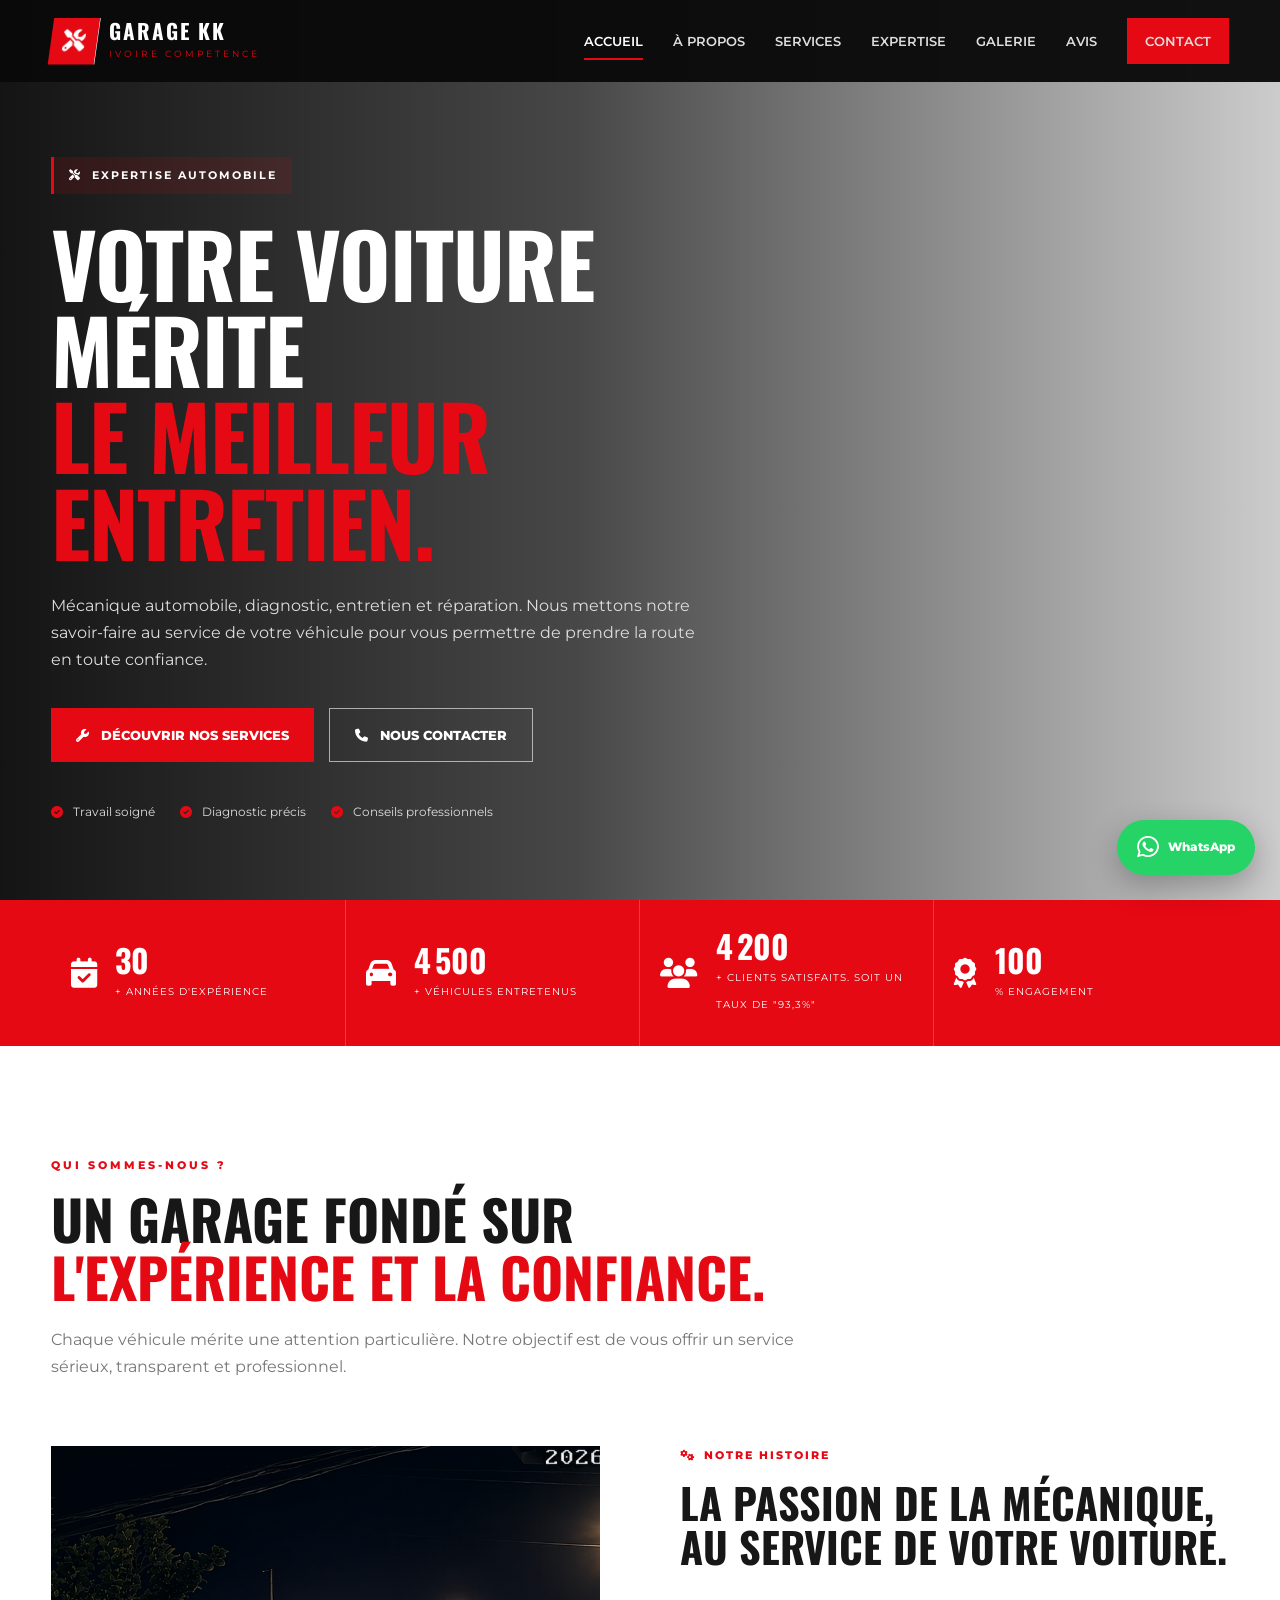
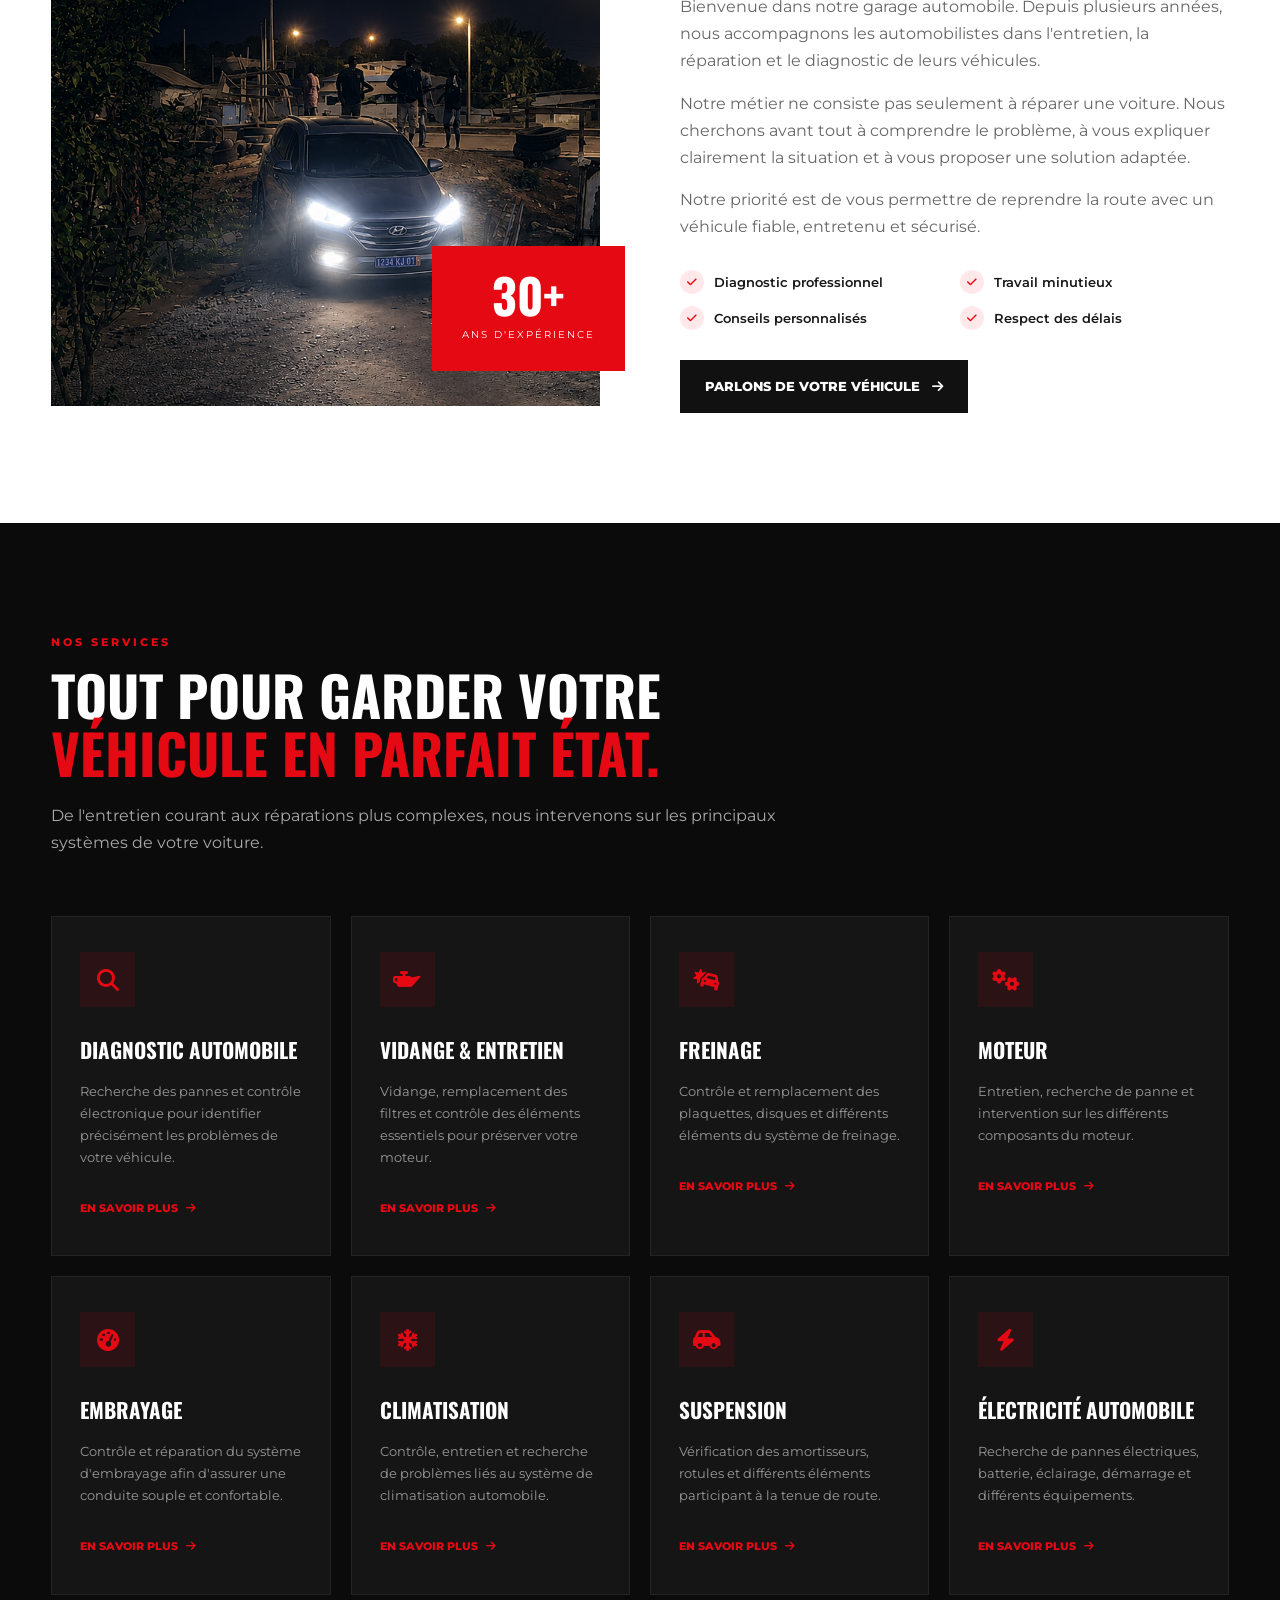
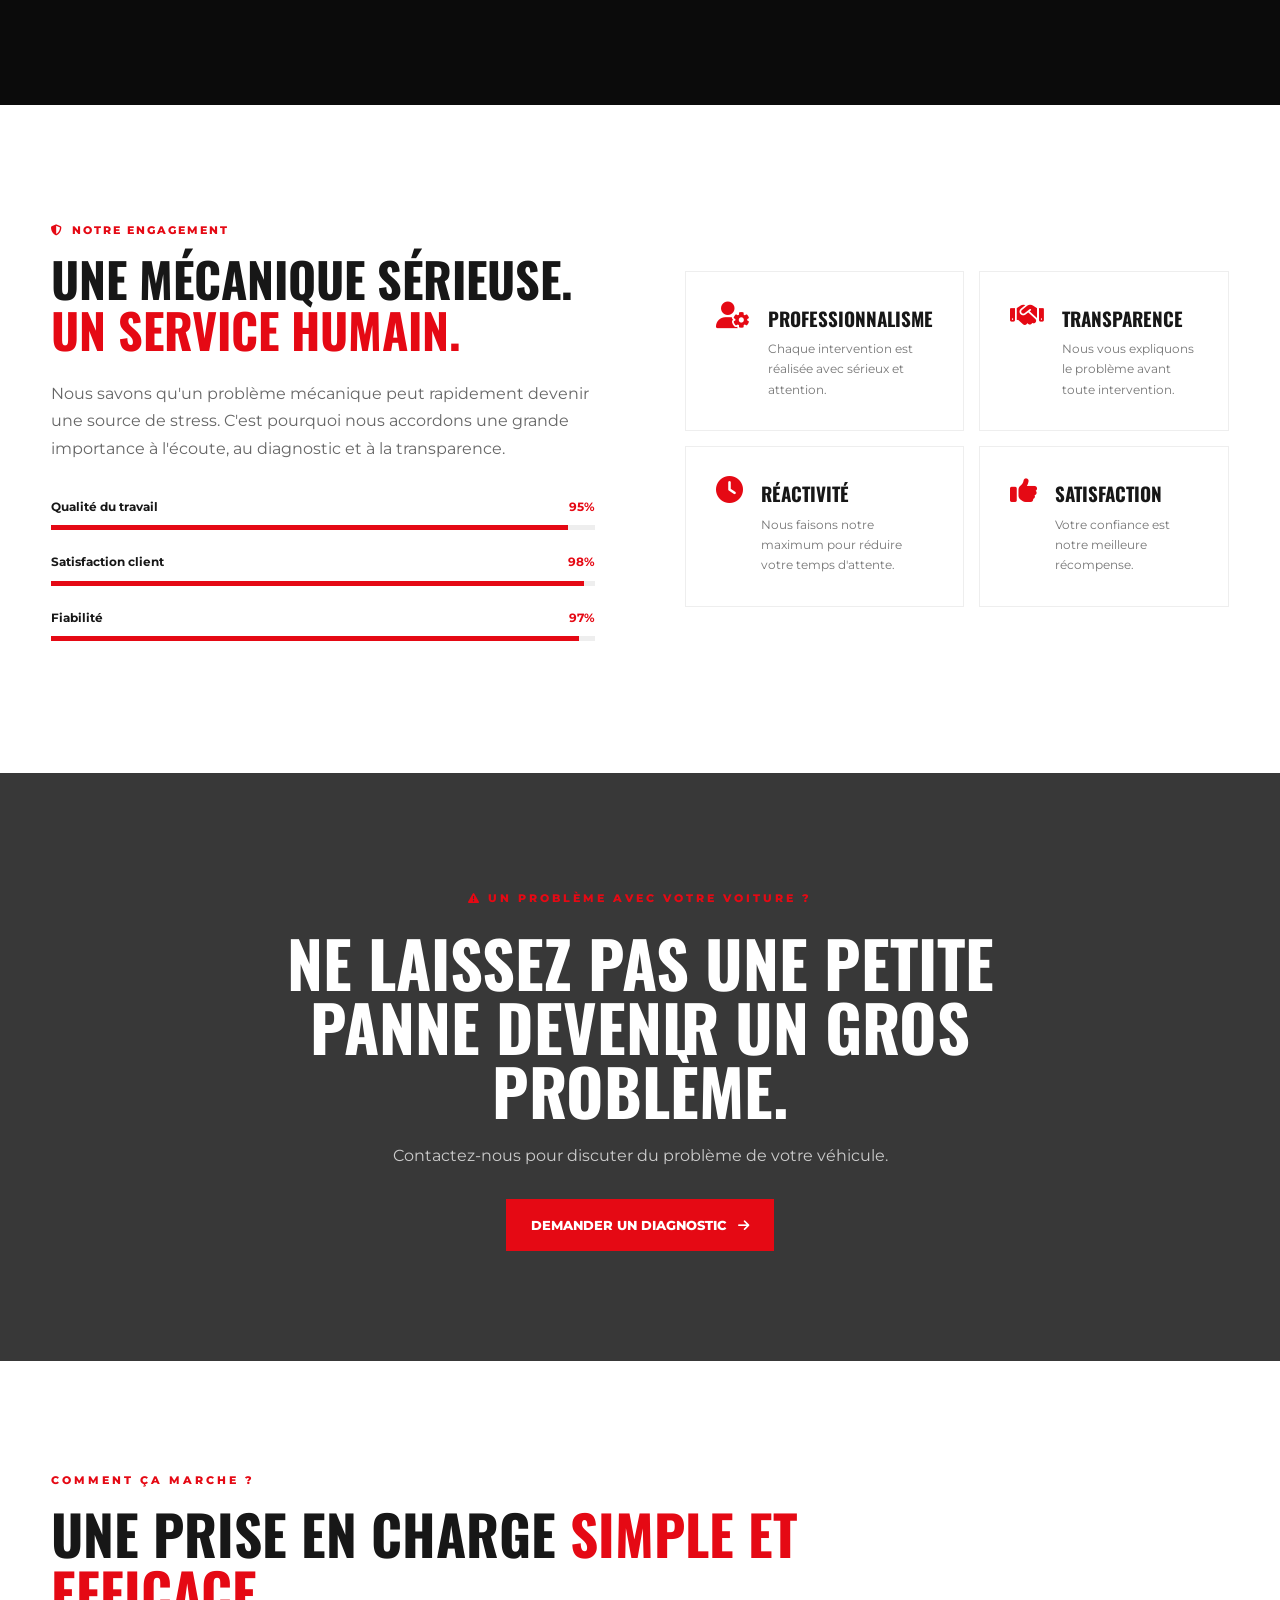
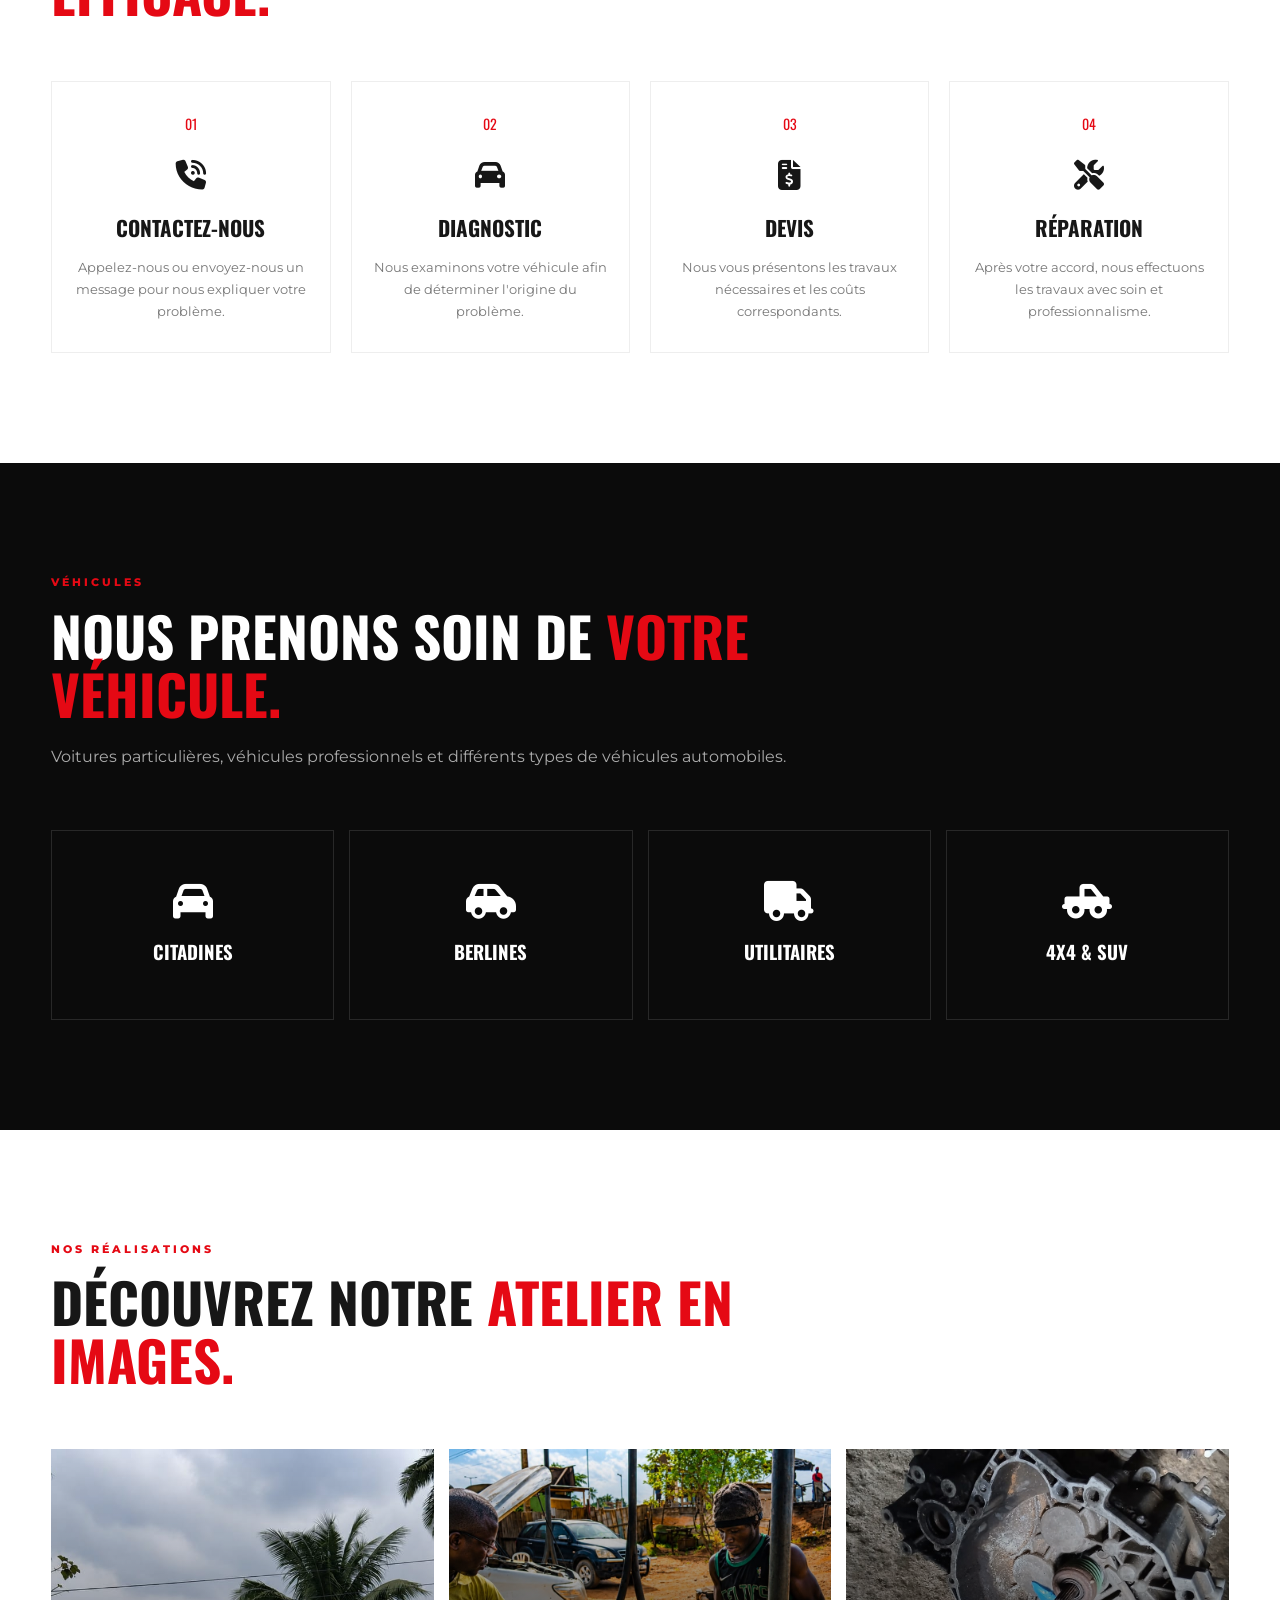
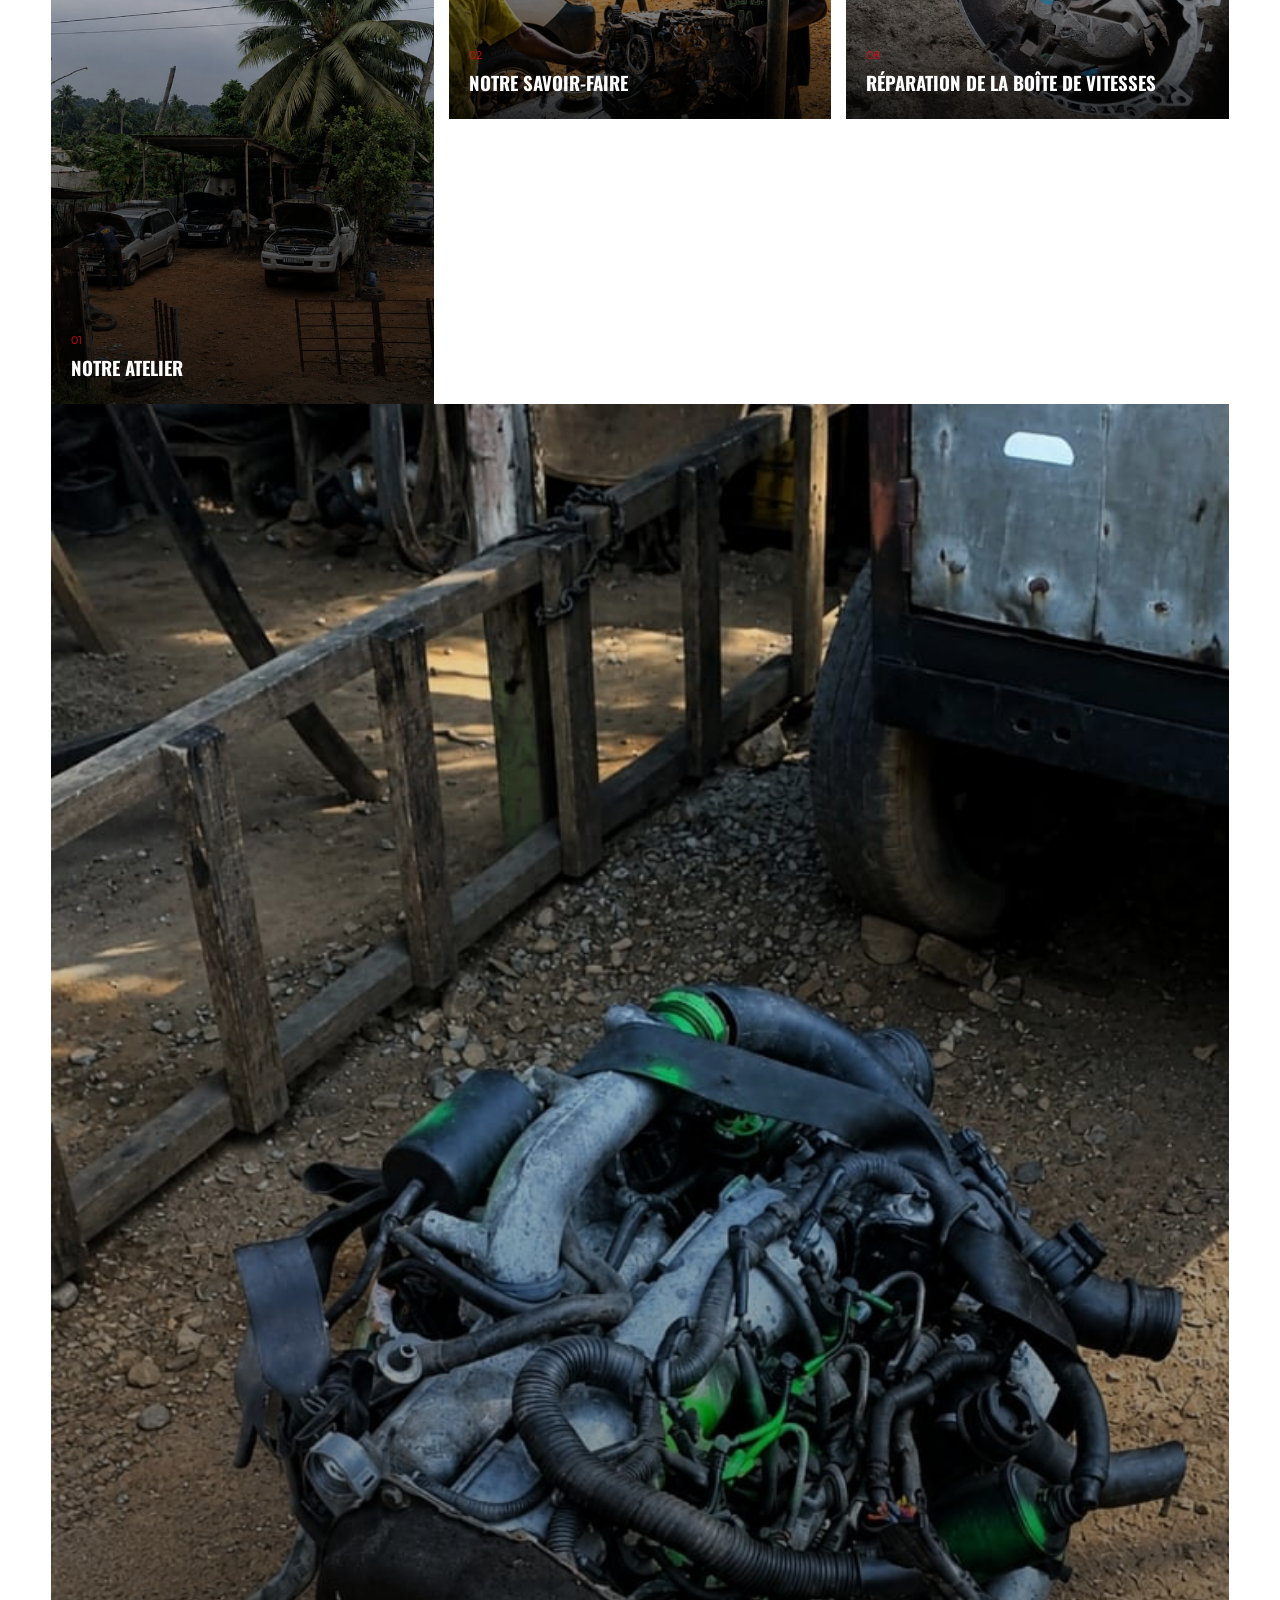
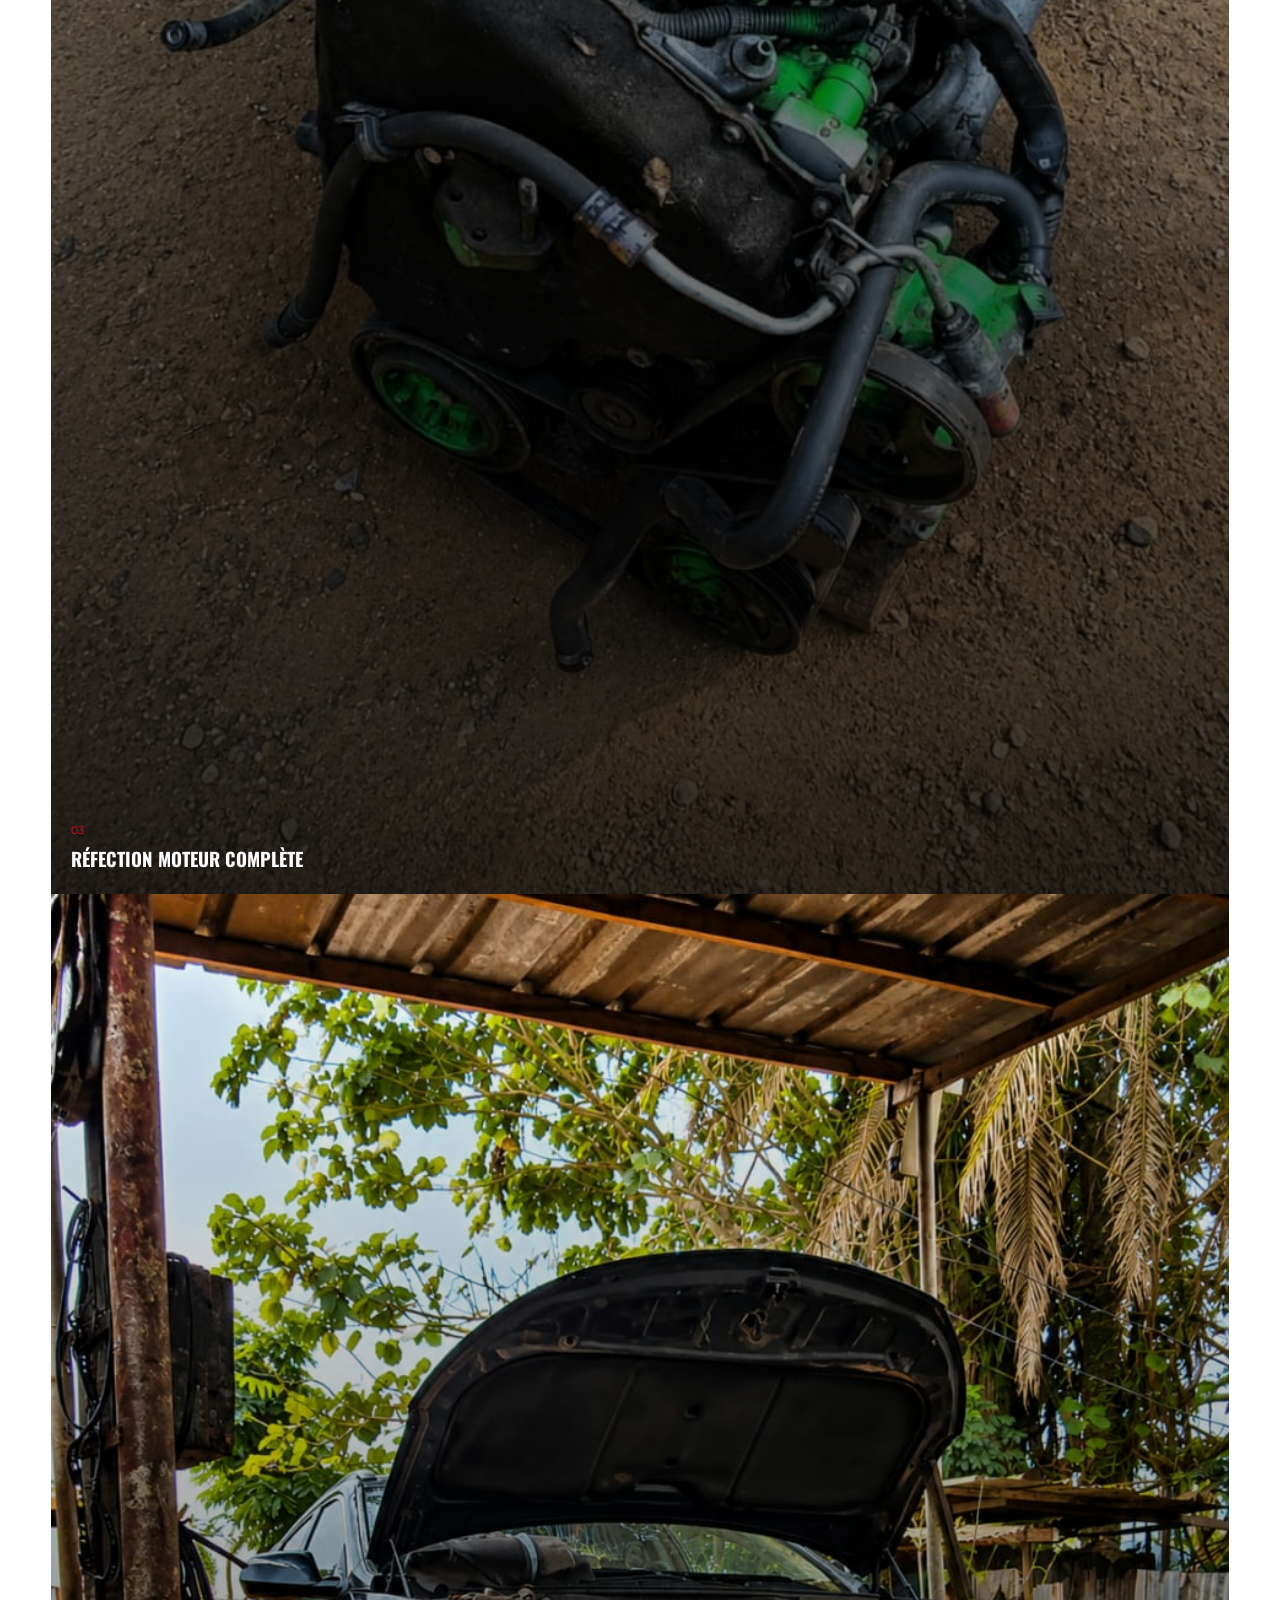
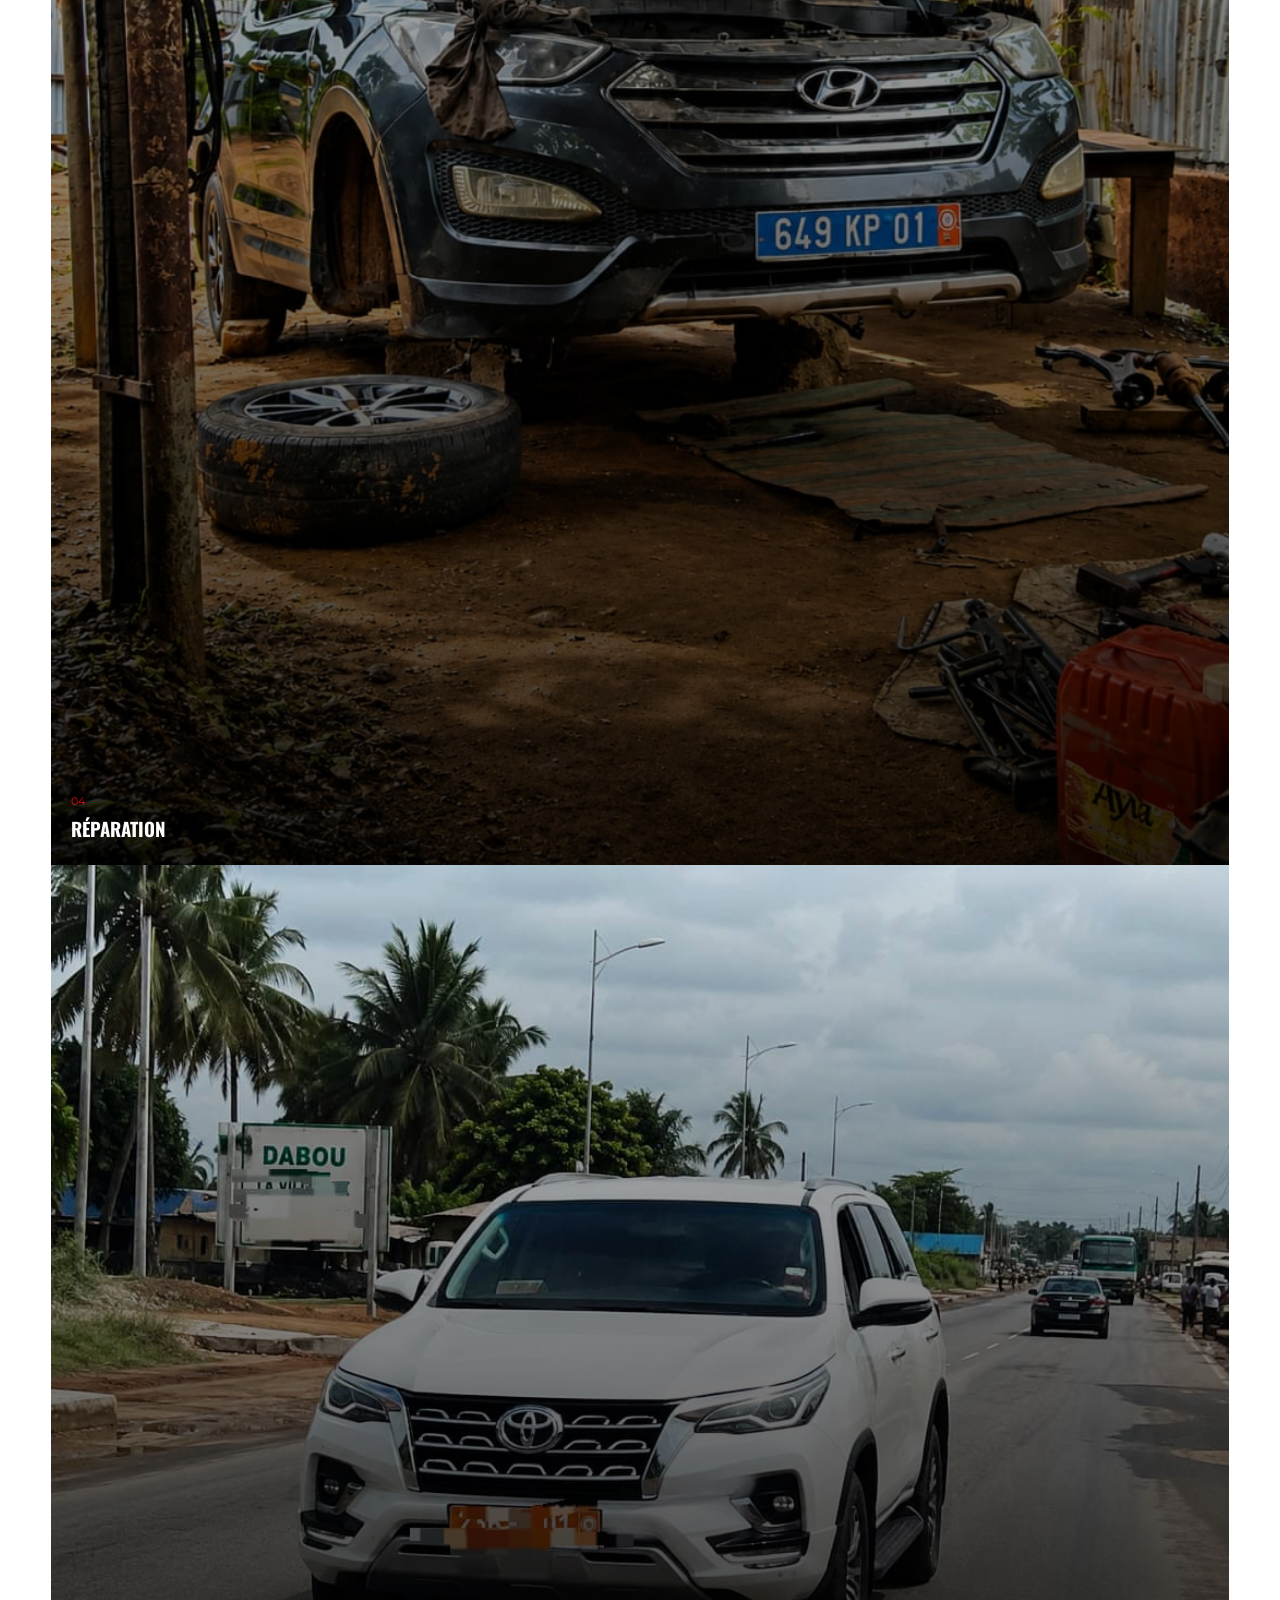
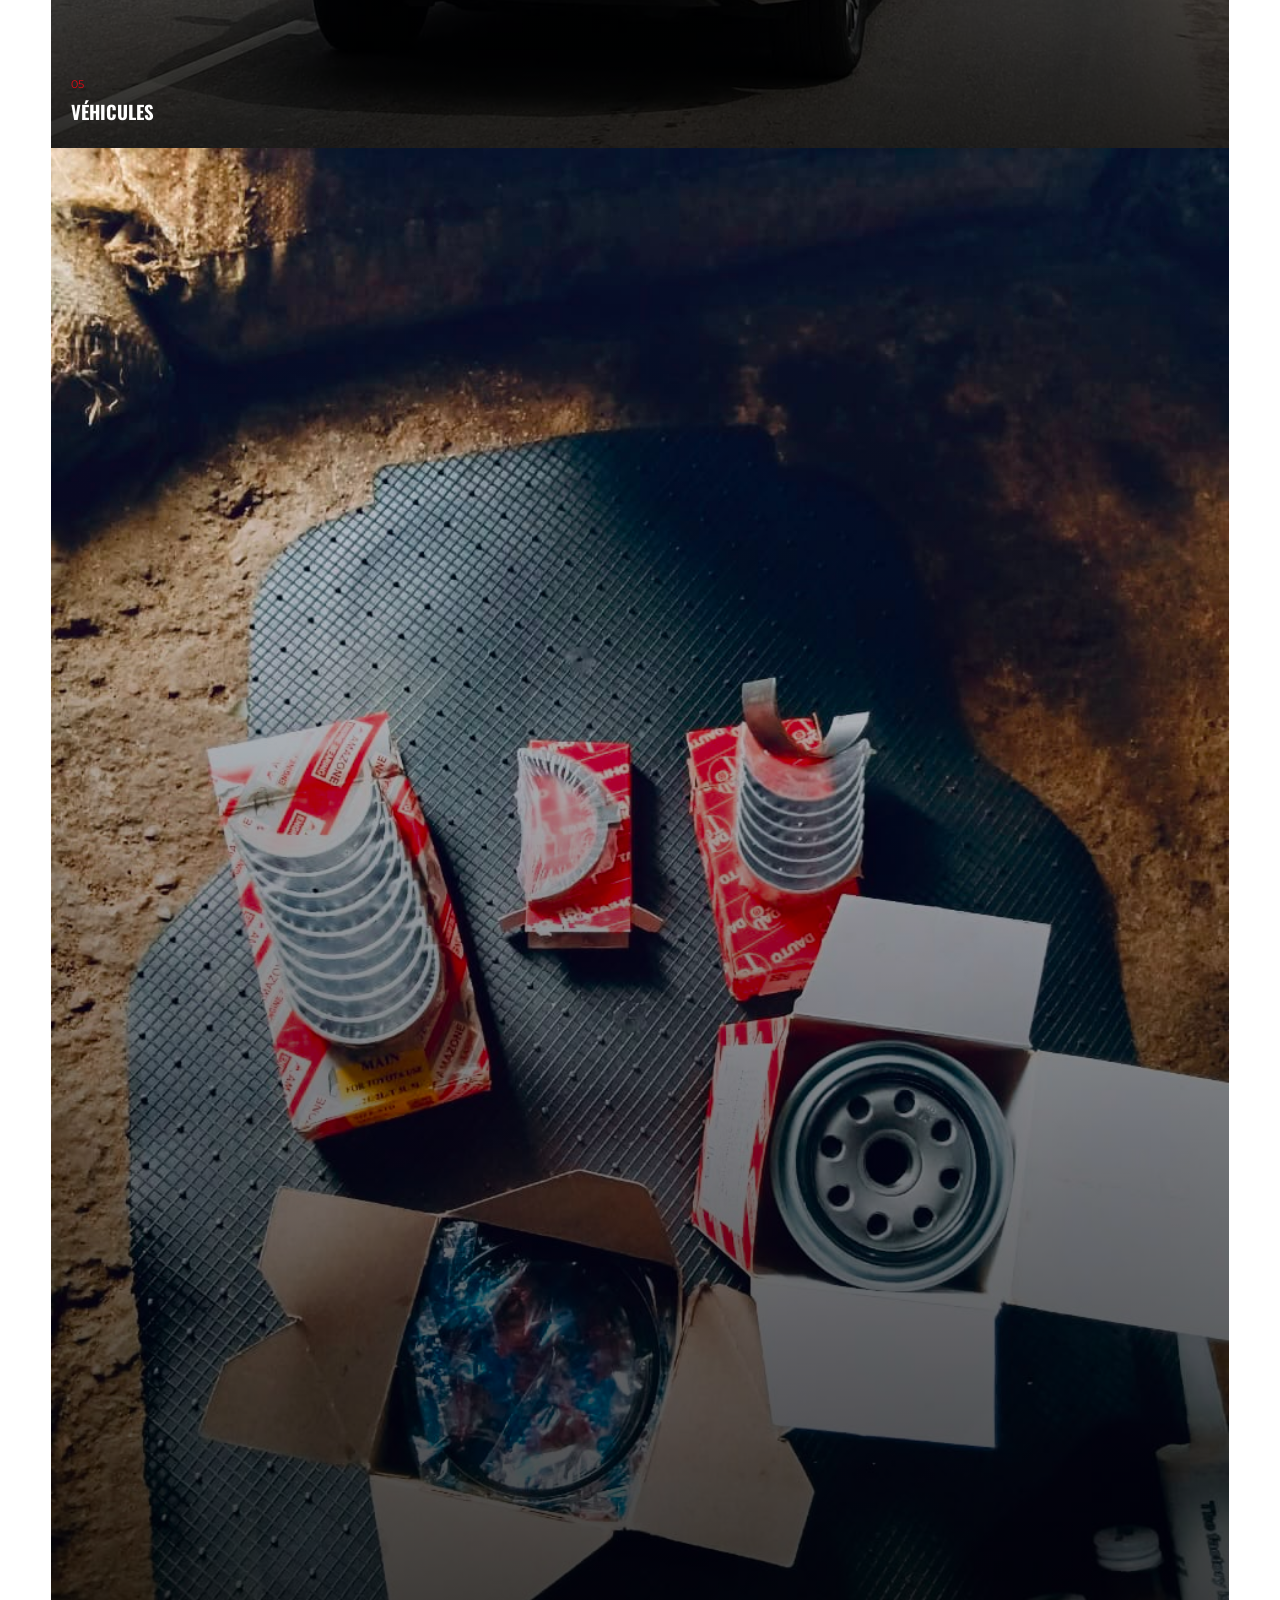
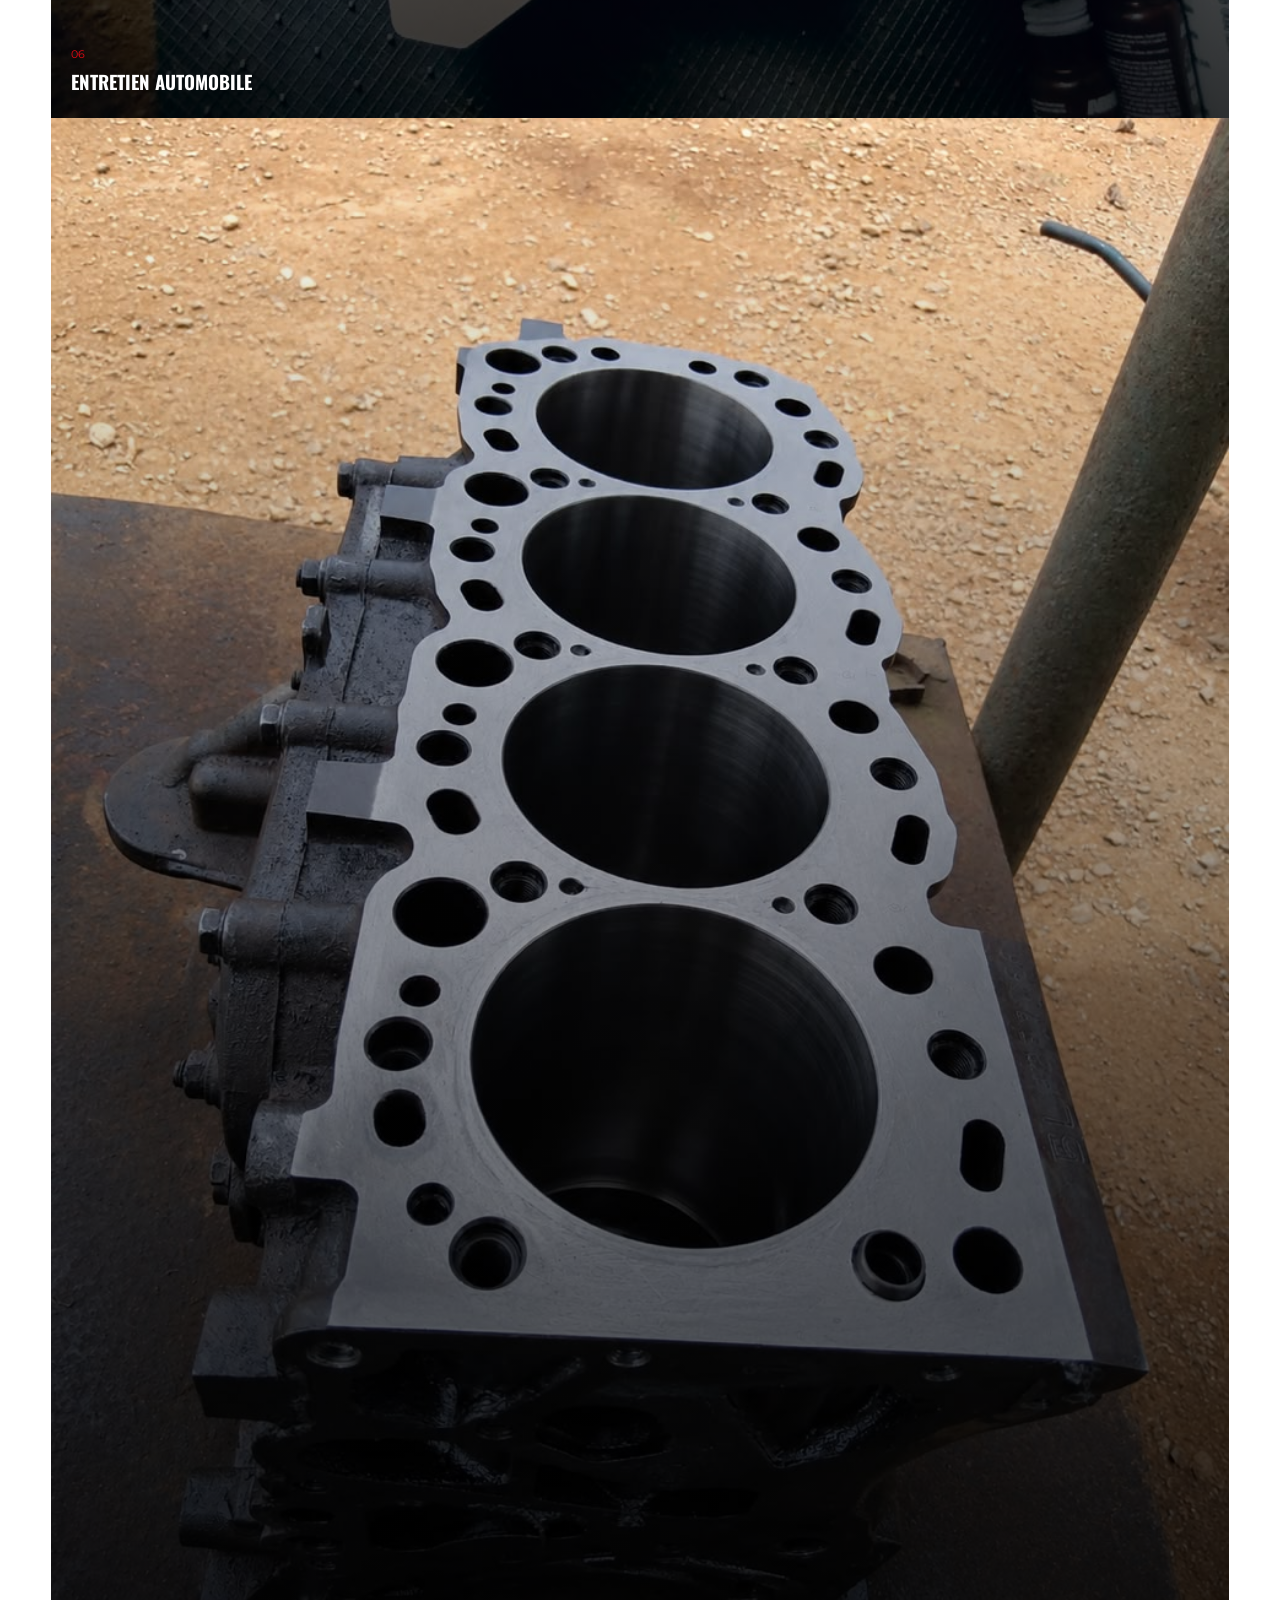
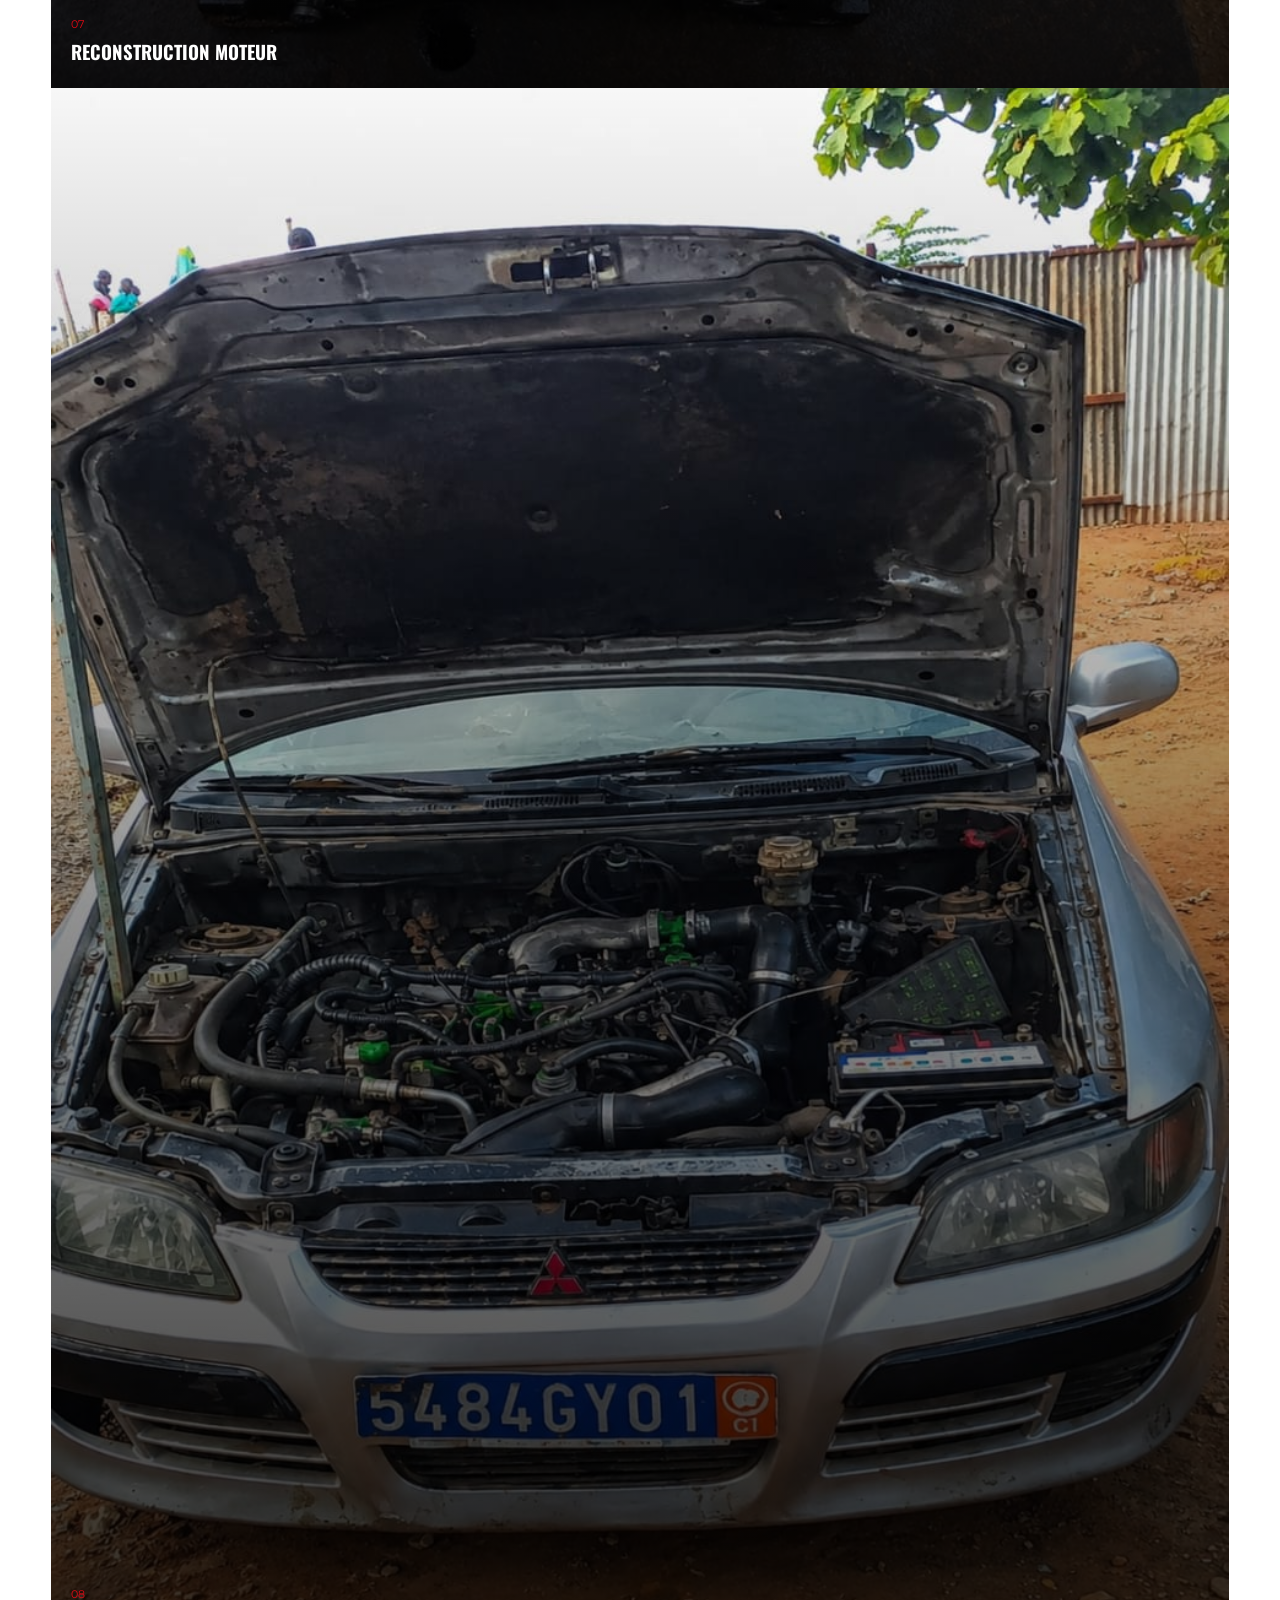
<file: index.html>
<!DOCTYPE html>
<html lang="fr">
<head>
    <meta charset="UTF-8">
    <meta name="viewport" content="width=device-width, initial-scale=1.0">

    <title>GARAGE KK IVOIRE COMPETENCE | Mécanique & Diagnostic Automobile</title>

    <meta name="description" content="Garage automobile professionnel spécialisé en mécanique, diagnostic, entretien et réparation automobile.">

    <link rel="preconnect" href="https://fonts.googleapis.com">
    <link rel="preconnect" href="https://fonts.gstatic.com" crossorigin>

    <link href="https://fonts.googleapis.com/css2?family=Montserrat:wght@400;500;600;700;800;900&family=Oswald:wght@400;500;600;700&display=swap" rel="stylesheet">

    <link rel="stylesheet"
          href="https://cdnjs.cloudflare.com/ajax/libs/font-awesome/6.5.2/css/all.min.css">

    <link rel="stylesheet" href="style.css">
</head>

<body>

<!-- =========================
     LOADER
========================= -->

<div class="loader" id="loader">
    <div class="loader-content">
        <i class="fa-solid fa-car-side"></i>
        <h2><I>GARAGE KK IVOIRE COMPETENCE</I></h2>
        <div class="loader-line"></div>
    </div>
</div>


<!-- =========================
     HEADER
========================= -->

<header class="header" id="header">

    <div class="container nav-container">

        <a href="#accueil" class="logo">
            <span class="logo-icon">
                <i class="fa-solid fa-screwdriver-wrench"></i>
            </span>

            <span>
                <strong>GARAGE KK</strong>
                <small>IVOIRE COMPETENCE</small>
            </span>
        </a>

        <nav class="navbar" id="navbar">

            <a href="#accueil" class="nav-link active">Accueil</a>
            <a href="#apropos" class="nav-link">À propos</a>
            <a href="#services" class="nav-link">Services</a>
            <a href="#expertise" class="nav-link">Expertise</a>
            <a href="#galerie" class="nav-link">Galerie</a>
            <a href="#avis" class="nav-link">Avis</a>
            <a href="#contact" class="nav-link contact-link">Contact</a>

        </nav>

        <button class="menu-toggle" id="menu-toggle" aria-label="Menu">
            <i class="fa-solid fa-bars"></i>
        </button>

    </div>

</header>


<!-- =========================
     HERO
========================= -->

<section class="hero" id="accueil">

    <div class="hero-overlay"></div>

    <div class="container hero-content">

        <div class="hero-text">

            <span class="hero-badge">
                <i class="fa-solid fa-screwdriver-wrench"></i>
                EXPERTISE AUTOMOBILE
            </span>

            <h1>
                Votre voiture mérite
                <span>le meilleur entretien.</span>
            </h1>

            <p>
                Mécanique automobile, diagnostic, entretien et réparation.
                Nous mettons notre savoir-faire au service de votre véhicule
                pour vous permettre de prendre la route en toute confiance.
            </p>

            <div class="hero-buttons">

                <a href="#services" class="btn btn-primary">
                    <i class="fa-solid fa-wrench"></i>
                    Découvrir nos services
                </a>

                <a href="tel:+2250576153163" class="btn btn-outline">
                    <i class="fa-solid fa-phone"></i>
                    Nous contacter
                </a>

            </div>

            <div class="hero-info">

                <div>
                    <i class="fa-solid fa-circle-check"></i>
                    Travail soigné
                </div>

                <div>
                    <i class="fa-solid fa-circle-check"></i>
                    Diagnostic précis
                </div>

                <div>
                    <i class="fa-solid fa-circle-check"></i>
                    Conseils professionnels
                </div>

            </div>

        </div>

    </div>

    <a href="#apropos" class="scroll-down">
        <span>Découvrir</span>
        <i class="fa-solid fa-chevron-down"></i>
    </a>

</section>


<!-- =========================
     BARRE STATS
========================= -->

<section class="stats">

    <div class="container stats-grid">

        <div class="stat-card">
            <i class="fa-solid fa-calendar-check"></i>
            <div>
                <strong class="counter" data-target="30">0</strong>
                <span>+ années d'expérience</span>
            </div>
        </div>

        <div class="stat-card">
            <i class="fa-solid fa-car"></i>
            <div>
                <strong class="counter" data-target="4500">0</strong>
                <span>+ véhicules entretenus</span>
            </div>
        </div>

        <div class="stat-card">
            <i class="fa-solid fa-users"></i>
            <div>
                <strong class="counter" data-target="4200" >0</strong> 
         
                <span>+ clients satisfaits.</span>
                <SPAN>soit un taux de "93,3%"</SPAN>
            </div>
        </div>

        <div class="stat-card">
            <i class="fa-solid fa-award"></i>
            <div>
                <strong class="counter" data-target="100">0</strong>
                <span>% engagement</span>
            </div>
        </div>

    </div>

</section>


<!-- =========================
     À PROPOS
========================= -->

<section class="about section" id="apropos">

    <div class="container">

        <div class="section-heading">

            <span>QUI SOMMES-NOUS ?</span>

            <h2>
                Un garage fondé sur
                <strong>l'expérience et la confiance.</strong>
            </h2>

            <p>
                Chaque véhicule mérite une attention particulière.
                Notre objectif est de vous offrir un service sérieux,
                transparent et professionnel.
            </p>

        </div>

        <div class="about-grid">

            <div class="about-image">

                <!-- REMPLACE CETTE IMAGE PAR UNE PHOTO DE TON PAPA OU DU GARAGE -->

                <img
                    src="PA11.png"
                    alt="Garage KK Ivoire Compétence">

                <div class="experience-box">
                    <strong>30+</strong>
                    <span>ans d'expérience</span>
                </div>

            </div>
            

            <div class="about-content">

                <span class="small-title">
                    <i class="fa-solid fa-gears"></i>
                    NOTRE HISTOIRE
                </span>

                <h3>
                    La passion de la mécanique,
                    au service de votre voiture.
                </h3>

                <p>
                    Bienvenue dans notre garage automobile. Depuis plusieurs
                    années, nous accompagnons les automobilistes dans
                    l'entretien, la réparation et le diagnostic de leurs
                    véhicules.
                </p>

                <p>
                    Notre métier ne consiste pas seulement à réparer une
                    voiture. Nous cherchons avant tout à comprendre le
                    problème, à vous expliquer clairement la situation et
                    à vous proposer une solution adaptée.
                </p>

                <p>
                    Notre priorité est de vous permettre de reprendre la
                    route avec un véhicule fiable, entretenu et sécurisé.
                </p>

                <div class="about-features">

                    <div>
                        <i class="fa-solid fa-check"></i>
                        <span>Diagnostic professionnel</span>
                    </div>

                    <div>
                        <i class="fa-solid fa-check"></i>
                        <span>Travail minutieux</span>
                    </div>

                    <div>
                        <i class="fa-solid fa-check"></i>
                        <span>Conseils personnalisés</span>
                    </div>

                    <div>
                        <i class="fa-solid fa-check"></i>
                        <span>Respect des délais</span>
                    </div>

                </div>

                <a href="#contact" class="btn btn-dark">
                    Parlons de votre véhicule
                    <i class="fa-solid fa-arrow-right"></i>
                </a>

            </div>

        </div>

    </div>

</section>


<!-- =========================
     SERVICES
========================= -->

<section class="services section dark-section" id="services">

    <div class="container">

        <div class="section-heading light">

            <span>NOS SERVICES</span>

            <h2>
                Tout pour garder votre
                <strong>véhicule en parfait état.</strong>
            </h2>

            <p>
                De l'entretien courant aux réparations plus complexes,
                nous intervenons sur les principaux systèmes de votre voiture.
            </p>

        </div>

        <div class="services-grid">

            <article class="service-card">

                <div class="service-icon">
                    <i class="fa-solid fa-magnifying-glass"></i>
                </div>

                <h3>Diagnostic automobile</h3>

                <p>
                    Recherche des pannes et contrôle électronique
                    pour identifier précisément les problèmes de votre véhicule.
                </p>

                <section id="diagnostic">
    <!-- Ton contenu Diagnostic -->

    <a href="diagnostic.html">
        En savoir plus
        <i class="fa-solid fa-arrow-right"></i>
    </a>
</section>

            </article>


            <article class="service-card">

                <div class="service-icon">
                    <i class="fa-solid fa-oil-can"></i>
                </div>

                <h3>Vidange & entretien</h3>

                <p>
                    Vidange, remplacement des filtres et contrôle
                    des éléments essentiels pour préserver votre moteur.
                </p>

               <section id="vidange">
    <!-- Ton contenu Diagnostic -->

    <a href="vidange.html">
        En savoir plus
        <i class="fa-solid fa-arrow-right"></i>
    </a>
</section>

            </article>


            <article class="service-card">

                <div class="service-icon">
                    <i class="fa-solid fa-car-burst"></i>
                </div>

                <h3>Freinage</h3>

                <p>
                    Contrôle et remplacement des plaquettes,
                    disques et différents éléments du système de freinage.
                </p>

               <section id="freinage">
    <!-- Ton contenu Diagnostic -->

    <a href="freinage.html">
        En savoir plus
        <i class="fa-solid fa-arrow-right"></i>
    </a>
</section>

            </article>


            <article class="service-card">

                <div class="service-icon">
                    <i class="fa-solid fa-gears"></i>
                </div>

                <h3>Moteur</h3>

                <p>
                    Entretien, recherche de panne et intervention
                    sur les différents composants du moteur.
                </p>

               <section id="moteur">
    <!-- Ton contenu Diagnostic -->

    <a href="moteur.html">
        En savoir plus
        <i class="fa-solid fa-arrow-right"></i>
    </a>
</section>
            </article>


            <article class="service-card">

                <div class="service-icon">
                    <i class="fa-solid fa-gauge-high"></i>
                </div>

                <h3>Embrayage</h3>

                <p>
                    Contrôle et réparation du système d'embrayage
                    afin d'assurer une conduite souple et confortable.
                </p>

                <section id="embrayage">
    <!-- Ton contenu Diagnostic -->

    <a href="embrayage.html">
        En savoir plus
        <i class="fa-solid fa-arrow-right"></i>
    </a>
</section>

            </article>


            <article class="service-card">

                <div class="service-icon">
                    <i class="fa-solid fa-snowflake"></i>
                </div>

                <h3>Climatisation</h3>

                <p>
                    Contrôle, entretien et recherche de problèmes
                    liés au système de climatisation automobile.
                </p>

               <section id="climatisation">
    <!-- Ton contenu Diagnostic -->

    <a href="climatisation.html">
        En savoir plus
        <i class="fa-solid fa-arrow-right"></i>
    </a>
</section>

            </article>


            <article class="service-card">

                <div class="service-icon">
                    <i class="fa-solid fa-car-side"></i>
                </div>

                <h3>Suspension</h3>

                <p>
                    Vérification des amortisseurs, rotules et différents
                    éléments participant à la tenue de route.
                </p>

                <section id="suspension">
    <!-- Ton contenu Diagnostic -->

    <a href="suspension.html">
        En savoir plus
        <i class="fa-solid fa-arrow-right"></i>
    </a>
</section>

            </article>


            <article class="service-card">

                <div class="service-icon">
                    <i class="fa-solid fa-bolt"></i>
                </div>

                <h3>Électricité automobile</h3>

                <p>
                    Recherche de pannes électriques, batterie,
                    éclairage, démarrage et différents équipements.
                </p>

                <section id="electricite">
    <!-- Ton contenu Diagnostic -->

    <a href="electricite.html">
        En savoir plus
        <i class="fa-solid fa-arrow-right"></i>
    </a>
</section>

            </article>

        </div>

    </div>

</section>


<!-- =========================
     EXPERTISE
========================= -->

<section class="expertise section" id="expertise">

    <div class="container expertise-grid">

        <div class="expertise-content">

            <span class="small-title">
                <i class="fa-solid fa-shield-halved"></i>
                NOTRE ENGAGEMENT
            </span>

            <h2>
                Une mécanique sérieuse.
                <strong>Un service humain.</strong>
            </h2>

            <p>
                Nous savons qu'un problème mécanique peut rapidement
                devenir une source de stress. C'est pourquoi nous accordons
                une grande importance à l'écoute, au diagnostic et à la
                transparence.
            </p>

            <div class="progress-item">

                <div class="progress-title">
                    <span>Qualité du travail</span>
                    <strong>95%</strong>
                </div>

                <div class="progress-bar">
                    <span style="width:95%"></span>
                </div>

            </div>


            <div class="progress-item">

                <div class="progress-title">
                    <span>Satisfaction client</span>
                    <strong>98%</strong>
                </div>

                <div class="progress-bar">
                    <span style="width:98%"></span>
                </div>

            </div>


            <div class="progress-item">

                <div class="progress-title">
                    <span>Fiabilité</span>
                    <strong>97%</strong>
                </div>

                <div class="progress-bar">
                    <span style="width:97%"></span>
                </div>

            </div>

        </div>


        <div class="expertise-cards">

            <div class="expertise-card">

                <i class="fa-solid fa-user-gear"></i>

                <div>
                    <h3>Professionnalisme</h3>
                    <p>
                        Chaque intervention est réalisée avec sérieux
                        et attention.
                    </p>
                </div>

            </div>


            <div class="expertise-card">

                <i class="fa-solid fa-handshake"></i>

                <div>
                    <h3>Transparence</h3>
                    <p>
                        Nous vous expliquons le problème avant toute intervention.
                    </p>
                </div>

            </div>


            <div class="expertise-card">

                <i class="fa-solid fa-clock"></i>

                <div>
                    <h3>Réactivité</h3>
                    <p>
                        Nous faisons notre maximum pour réduire votre temps d'attente.
                    </p>
                </div>

            </div>


            <div class="expertise-card">

                <i class="fa-solid fa-thumbs-up"></i>

                <div>
                    <h3>Satisfaction</h3>
                    <p>
                        Votre confiance est notre meilleure récompense.
                    </p>
                </div>

            </div>

        </div>

    </div>

</section>


<!-- =========================
     BANDEAU
========================= -->

<section class="cta">

    <div class="cta-overlay"></div>

    <div class="container cta-content">

        <span>
            <i class="fa-solid fa-triangle-exclamation"></i>
            UN PROBLÈME AVEC VOTRE VOITURE ?
        </span>

        <h2>
            Ne laissez pas une petite panne
            devenir un gros problème.
        </h2>

        <p>
            Contactez-nous pour discuter du problème de votre véhicule.
        </p>

        <a href="#contact" class="btn btn-primary">
            Demander un diagnostic
            <i class="fa-solid fa-arrow-right"></i>
        </a>

    </div>

</section>


<!-- =========================
     PROCESSUS
========================= -->

<section class="process section">

    <div class="container">

        <div class="section-heading">

            <span>COMMENT ÇA MARCHE ?</span>

            <h2>
                Une prise en charge
                <strong>simple et efficace.</strong>
            </h2>

        </div>

        <div class="process-grid">

            <div class="process-step">

                <div class="step-number">01</div>

                <i class="fa-solid fa-phone-volume"></i>

                <h3>Contactez-nous</h3>

                <p>
                    Appelez-nous ou envoyez-nous un message
                    pour nous expliquer votre problème.
                </p>

            </div>


            <div class="process-step">

                <div class="step-number">02</div>

                <i class="fa-solid fa-car"></i>

                <h3>Diagnostic</h3>

                <p>
                    Nous examinons votre véhicule afin de déterminer
                    l'origine du problème.
                </p>

            </div>


            <div class="process-step">

                <div class="step-number">03</div>

                <i class="fa-solid fa-file-invoice-dollar"></i>

                <h3>Devis</h3>

                <p>
                    Nous vous présentons les travaux nécessaires
                    et les coûts correspondants.
                </p>

            </div>


            <div class="process-step">

                <div class="step-number">04</div>

                <i class="fa-solid fa-screwdriver-wrench"></i>

                <h3>Réparation</h3>

                <p>
                    Après votre accord, nous effectuons les travaux
                    avec soin et professionnalisme.
                </p>

            </div>

        </div>

    </div>

</section>


<!-- =========================
     TYPES DE VEHICULES
========================= -->

<section class="vehicles section dark-section">

    <div class="container">

        <div class="section-heading light">

            <span>VÉHICULES</span>

            <h2>
                Nous prenons soin de
                <strong>votre véhicule.</strong>
            </h2>

            <p>
                Voitures particulières, véhicules professionnels
                et différents types de véhicules automobiles.
            </p>

        </div>

        <div class="vehicle-grid">

            <div class="vehicle-card">
                <i class="fa-solid fa-car"></i>
                <h3>Citadines</h3>
            </div>

            <div class="vehicle-card">
                <i class="fa-solid fa-car-side"></i>
                <h3>Berlines</h3>
            </div>

            <div class="vehicle-card">
                <i class="fa-solid fa-truck"></i>
                <h3>Utilitaires</h3>
            </div>

            <div class="vehicle-card">
                <i class="fa-solid fa-truck-pickup"></i>
                <h3>4x4 & SUV</h3>
            </div>

        </div>

    </div>

</section>


<!-- =========================
     GALERIE
========================= -->

<section class="gallery section" id="galerie">

    <div class="container">

        <div class="section-heading">

            <span>NOS RÉALISATIONS</span>

            <h2>
                Découvrez notre
                <strong>atelier en images.</strong>
            </h2>

        </div>

        <div class="gallery-grid">

            <div class="gallery-item large">
                <img src="PA16.jpeg"
                     alt="Atelier automobile">
                <div class="gallery-caption">
                    <span>01</span>
                    <h3>Notre atelier</h3>
                </div>
            </div>

            <div class="gallery-item">
                <img src="PA3.jpeg"
                     alt="Mécanicien automobile">
                <div class="gallery-caption">
                    <span>02</span>
                    <h3>Notre savoir-faire</h3>
                </div>
            </div>
             <div class="gallery-item">
                <img src="PA19.jpeg"
                     alt="Mécanique">
                <div class="gallery-caption">
                    <span>08</span>
                    <h3>Réparation de la boîte de vitesses </h3>
                </div>
            </div>
            </div>

            <div class="gallery-item">
                <img src="PA18.jpeg"
                     alt="Mécanicien automobile">
                <div class="gallery-caption">
                    <span>03</span>
                    <h3>Réfection moteur complète</h3>
                </div>
            </div>

            <div class="gallery-item">
                <img src="PA2.jpeg"
                     alt="Réparation automobile">
                <div class="gallery-caption">
                    <span>04</span>
                    <h3>Réparation</h3>
                </div>
            </div>

            <div class="gallery-item">
                <img src="PA10.jpeg"
                     alt="Voiture">
                <div class="gallery-caption">
                    <span>05</span>
                    <h3>Véhicules</h3>
                </div>
            </div>
                <div class="gallery-item">
                <img src="PA8.jpeg"
                     alt="Voiture">
                <div class="gallery-caption">
                    <span>06</span>
                    <h3>Entretien automobile</h3>
                </div>

                </div>
               <div class="gallery-item">
                <img src="PA5.jpeg"
                     alt="Voiture">
                <div class="gallery-caption">
                    <span>07</span>
                    <h3>Reconstruction moteur</h3>
                </div>

            </div>

            <div class="gallery-item">
                <img src="PA4.jpeg"
                     alt="Mécanique">
                <div class="gallery-caption">
                    <span>08</span>
                    <h3>Diagnostic</h3>
                </div>
            </div>
            <div class="gallery-item">
                <img src="PA7.jpeg"
                     alt="Mécanicien automobile">
                <div class="gallery-caption">
                    <span>numm</span>
                    <h3>....</h3>
                </div>
            </div>
             <div class="gallery-item">
                <img src="PA9.jpeg"
                     alt="Mécanicien automobile">
                <div class="gallery-caption">
                    <span>numm</span>
                    <h3>....</h3>
                </div>
            </div>
            
           
            </div>
             <div class="gallery-item">
                <img src="PA13.jpeg"
                     alt="Mécanicien automobile">
                <div class="gallery-caption">
                    <span>numm</span>
                    <h3>....</h3>
                </div>
            </div>
             <div class="gallery-item">
                <img src="PA14.jpeg"
                     alt="Mécanicien automobile">
                <div class="gallery-caption">
                    <span>numm</span>
                    <h3>....</h3>
                </div>
            </div>
             <div class="gallery-item">
                <img src="PA15.jpeg"
                     alt="Mécanicien automobile">
                <div class="gallery-caption">
                    <span>numm</span>
                    <h3>....</h3>
                </div>
            </div>
             <div class="gallery-item">
                <img src="PA17.jpeg"
                     alt="Mécanicien automobile">
                <div class="gallery-caption">
                    <span>numm</span>
                    <h3>....</h3>
                </div>
            </div>


        </div>

    </div>

</section>


<!-- =========================
     PAPA / MECANICIEN
========================= -->

<section class="mechanic section">

    <div class="container mechanic-grid">

        <div class="mechanic-image">

            <!-- METS ICI LA PHOTO DE TON PAPA -->

            <div class="mechanic-image">

    <img
        src="PA1.jpeg"
        alt="Mécanicien professionnel">

    <div class="mechanic-badge">
        <i class="fa-solid fa-wrench"></i>
        <p>
            <span>Expert automobile</span>
        </p>
    </div>

    <!-- Bouton En savoir plus -->
    <a href="responsable.html" class="btn-savoir-plus">
        En savoir plus
        <i class="fa-solid fa-arrow-down"></i>
    </a>

</div>
            



        <div class="mechanic-content">

            <span class="small-title">
                <i class="fa-solid fa-user-tie"></i>
                LE PROFESSIONNEL DERRIÈRE LE GARAGE
            </span>

            <h2>
                Une passion transmise
                <strong>par l'expérience.</strong>
            </h2>

            <p>
                Derrière chaque réparation se trouve un professionnel
                passionné par son métier, attentif aux détails et soucieux
                de la satisfaction de ses clients.
            </p>

            <p>
                Avec les années d'expérience, chaque panne devient une
                nouvelle occasion de mettre son savoir-faire au service
                des automobilistes.
            </p>

            <div class="quote-box">

                <i class="fa-solid fa-quote-left"></i>

                <p>
                    « Une voiture bien entretenue n'est pas seulement
                    une voiture qui roule. C'est une voiture sur laquelle
                    son conducteur peut compter. »
                </p>

            </div>

            <a href="#contact" class="btn btn-dark">
                Prendre rendez-vous
                <i class="fa-solid fa-calendar-check"></i>
            </a>

        </div>

    </div>

</section>


<!-- =========================
     AVIS CLIENTS
========================= -->

<section class="reviews section" id="avis">

    <div class="container">

        <div class="section-heading">

            <span>TÉMOIGNAGES</span>

            <h2>
                Ce que disent
                <strong>nos clients.</strong>
            </h2>

        </div>

        <div class="reviews-grid">

            <article class="review-card">

                <div class="stars">
                    ★★★★★
                </div>

                <p>
                    « Très bon travail. Le problème de ma voiture a été
                    rapidement identifié et le mécanicien m'a bien expliqué
                    ce qu'il fallait faire. »
                </p>

                <div class="review-author">
                    <div class="avatar">K</div>
                    <div>
                        <strong>Koffi</strong>
                        <span>Client</span>
                    </div>
                </div>

            </article>


            <article class="review-card">

                <div class="stars">
                    ★★★★★
                </div>

                <p>
                    « Un garage sérieux et accueillant. J'ai apprécié
                    la qualité du travail et les conseils donnés. »
                </p>

                <div class="review-author">
                    <div class="avatar">A</div>
                    <div>
                        <strong>Aïcha</strong>
                        <span>Cliente</span>
                    </div>
                </div>

            </article>


            <article class="review-card">

                <div class="stars">
                    ★★★★★
                </div>

                <p>
                    « Je recommande ce garage. Le travail est propre,
                    les explications sont claires et le service est professionnel. »
                </p>

                <div class="review-author">
                    <div class="avatar">M</div>
                    <div>
                        <strong>Mohamed</strong>
                        <span>Client</span>
                    </div>
                </div>

            </article>

        </div>

    </div>

</section>


<!-- =========================
     FAQ
========================= -->

<section class="faq section">

    <div class="container faq-grid">

        <div class="faq-intro">

            <span class="small-title">
                <i class="fa-solid fa-circle-question"></i>
                QUESTIONS FRÉQUENTES
            </span>

            <h2>
                Vous avez une
                <strong>question ?</strong>
            </h2>

            <p>
                Voici quelques réponses aux questions que les clients
                nous posent régulièrement.
            </p>

            <a href="#contact" class="btn btn-dark">
                Poser une question
                <i class="fa-solid fa-arrow-right"></i>
            </a>

        </div>


        <div class="faq-list">

            <div class="faq-item">

                <button class="faq-question">
                    Quels types de véhicules réparez-vous ?
                    <i class="fa-solid fa-plus"></i>
                </button>

                <div class="faq-answer">
                    <p>
                        Nous pouvons intervenir sur différents types
                        de véhicules. Contactez-nous afin de nous préciser
                        la marque et le modèle de votre véhicule.
                    </p>
                </div>

            </div>


            <div class="faq-item">

                <button class="faq-question">
                    Est-il possible de demander un devis ?
                    <i class="fa-solid fa-plus"></i>
                </button>

                <div class="faq-answer">
                    <p>
                        Oui. Vous pouvez nous contacter afin de décrire
                        votre problème et obtenir davantage d'informations
                        concernant l'intervention.
                    </p>
                </div>

            </div>


            <div class="faq-item">

                <button class="faq-question">
                    Faites-vous le diagnostic électronique ?
                    <i class="fa-solid fa-plus"></i>
                </button>

                <div class="faq-answer">
                    <p>
                        Oui, nous proposons un service de diagnostic
                        permettant d'identifier certaines anomalies
                        mécaniques et d'autres.
                    </p>
                </div>

            </div>


            <div class="faq-item">

                <button class="faq-question">
                    Comment prendre rendez-vous ?
                    <i class="fa-solid fa-plus"></i>
                </button>

                <div class="faq-answer">
                    <p>
                        Vous pouvez nous appeler, nous écrire sur WhatsApp
                        ou utiliser le formulaire de contact présent
                        sur cette page.
                    </p>
                </div>

            </div>

        </div>

    </div>

</section>


<!-- =========================
     CONTACT
========================= -->

<section class="contact section dark-section" id="contact">

    <div class="container">

        <div class="section-heading light">

            <span>CONTACTEZ-NOUS</span>

            <h2>
                Parlons de votre
                <strong>véhicule.</strong>
            </h2>

            <p>
                Une question, une panne ou besoin d'un entretien ?
                Nous sommes à votre écoute.
            </p>

        </div>


        <div class="contact-grid">

            <div class="contact-info">

                <div class="contact-card">

                    <div class="contact-icon">
                        <i class="fa-solid fa-phone"></i>
                    </div>

                    <div>
                        <span>Téléphone</span>
                        <a href="tel:+2250101846118">
                            +225 01 01 84 61 18
                        </a>
                    </div>

                </div>


                <div class="contact-card">

                    <div class="contact-icon">
                        <i class="fa-brands fa-whatsapp"></i>
                    </div>

                    <div>
                        <span>WhatsApp</span>
                        <a href="https://wa.me/2250576153163"
                           target="_blank">
                            Écrire sur WhatsApp
                        </a>
                    </div>

                </div>


                <div class="contact-card">

                    <div class="contact-icon">
                        <i class="fa-solid fa-location-dot"></i>
                    </div>

                    <div>
                        <span>Adresse</span>
                        <p>
                            Km 17 à la gare,voie de Dabou-côte d'ivoire
                        </p>
                    </div>

                </div>


                <div class="contact-card">

                    <div class="contact-icon">
                        <i class="fa-solid fa-clock"></i>
                    </div>

                    <div>
                        <span>Horaires</span>
                        <p>
                            Lundi - Samedi<br>
                            09h00 - 18h30
                            NB:NOUS AVONS TRÈS SOUVENT DES CAS D'EXCEPTIONS !
                        </p>
                    </div>

                </div>


                <div class="social-links">

                    <a href="#" aria-label="Facebook">
                        <i class="fa-brands fa-facebook-f"></i>
                    </a>

                    <a href="#" aria-label="Instagram">
                        <i class="fa-brands fa-instagram"></i>
                    </a>

                    <a href="#" aria-label="TikTok">
                        <i class="fa-brands fa-tiktok"></i>
                    </a>

                    <a href="https://wa.me/2250576153163" aria-label="WhatsApp">
                        <i class="fa-brands fa-whatsapp"></i>
                    </a>

                </div>

            </div>


           <form 
    class="contact-form" 
    id="contact-form"
    action="https://formsubmit.co/garagekkivoirecomp@gmail.com"
    method="POST"
>
    <input type="hidden" name="_subject" value="Nouveau message - GARAGE AUTO PRO">
    <input type="hidden" name="_template" value="table">
    <input type="hidden" name="_captcha" value="false">

                <div class="form-row">

                    <div class="form-group">

                        <label for="nom">Nom complet</label>

                        <input
                            type="text"
                            id="nom"
                            name="nom"
                            placeholder="Votre nom"
                            required
                        >

                    </div>


                    <div class="form-group">

                        <label for="telephone">Téléphone</label>

                        <input
                            type="tel"
                            id="telephone"
                            name="telephone"
                            placeholder="Votre numéro"
                            required
                        >

                    </div>

                </div>


                <div class="form-group">

                    <label for="email">Adresse e-mail</label>

                    <input
                        type="email"
                        id="email"
                        name="email"
                        placeholder="exemple@email.com"
                    >

                </div>


                <div class="form-group">

                    <label for="service">Service souhaité</label>

                    <select id="service" name="service">

                        <option value="">
                            Choisir un service
                        </option>

                        <option>Diagnostic automobile</option>
                        <option>Vidange & entretien</option>
                        <option>Freinage</option>
                        <option>Moteur</option>
                        <option>Embrayage</option>
                        <option>Climatisation</option>
                        <option>Suspension</option>
                        <option>Électricité automobile</option>
                        <option>Autre</option>

                    </select>

                </div>


                <div class="form-group">

                    <label for="message">Votre message</label>

                    <textarea
                        id="message"
                        name="message"
                        rows="6"
                        placeholder="Décrivez le problème de votre véhicule..."
                        required
                    ></textarea>

                </div>


                <button type="submit" class="btn btn-primary form-submit">

                    <span>
                        Envoyer le message
                    </span>

                    <i class="fa-solid fa-paper-plane"></i>

                </button>

                <p class="form-message" id="form-message"></p>

            </form>

        </div>

    </div>

</section>


<!-- =========================
     CARTE
========================= -->

<section class="map-section">

    <div class="map-placeholder">

        <div class="map-content">

            <i class="fa-solid fa-location-dot"></i>

            <h3>Retrouvez-nous</h3>

            <p>
                Km 17 à la gare,voie de Dabou-côte d'ivoire.
            </p>

            <a href="https://maps.app.goo.gl/xBHQb2YUaxRfruqq9" class="btn btn-dark">
                Ouvrir Google Maps
                <i class="fa-solid fa-arrow-up-right-from-square"></i>
            </a>

        </div>

    </div>

</section>


<!-- =========================
     FOOTER
========================= -->

<footer class="footer">

    <div class="container">

        <div class="footer-grid">

            <div class="footer-brand">

                <a href="#accueil" class="logo">

                    <span class="logo-icon">
                        <i class="fa-solid fa-screwdriver-wrench"></i>
                    </span>

                    <span>
                        <strong>GARAGE</strong>
                        <small>AUTO PRO</small>
                    </span>

                </a>

                <p>
                    Votre partenaire de confiance pour l'entretien,
                    le diagnostic et la réparation automobile.
                </p>

                <div class="footer-social">

                    <a href="#">
                        <i class="fa-brands fa-facebook-f"></i>
                    </a>

                    <a href="#">
                        <i class="fa-brands fa-instagram"></i>
                    </a>

                    <a href="#">
                        <i class="fa-brands fa-tiktok"></i>
                    </a>

                    <a href="#">
                        <i class="fa-brands fa-whatsapp"></i>
                    </a>

                </div>

            </div>


            <div class="footer-column">

                <h3>Navigation</h3>

                <a href="#accueil">Accueil</a>
                <a href="#apropos">À propos</a>
                <a href="#services">Services</a>
                <a href="#galerie">Galerie</a>
                <a href="#contact">Contact</a>

            </div>


            <div class="footer-column">

                <h3>Services</h3>

                <a href="#services">Diagnostic</a>
                <a href="#services">Vidange</a>
                <a href="#services">Freinage</a>
                <a href="#services">Moteur</a>
                <a href="#services">Climatisation</a>

            </div>


            <div class="footer-column">

                <h3>Contact</h3>

                <p>
                    <i class="fa-solid fa-location-dot"></i>
                    KILOMÈTRE 17, A LA GARE ROUTE DE DABOU, CÔTE D'IVOIRE
                </p>

                <p>
                    <i class="fa-solid fa-phone"></i>
                    +225 05 76 15 31 63
                </p>

                <p>
                    <i class="fa-solid fa-envelope"></i>
                    garagekkivoirecomp@gmail.com
                </p>

            </div>

        </div>


        <div class="footer-bottom">

            <p>
                © <span id="year"></span>
                GARAGE KK IVOIRE COMPETENCE. Tous droits réservés.
            </p>

            <p>
                Site conçu avec passion par <strong>TOURE MOUSSA</strong>.
            </p>

        </div>

    </div>

</footer>


<!-- =========================
     BOUTON WHATSAPP
========================= -->

<a
    href="https://wa.me/2250576153163"
    target="_blank"
    class="whatsapp-button"
    aria-label="Contacter sur WhatsApp"
>

    <i class="fa-brands fa-whatsapp"></i>

    <span>WhatsApp</span>

</a>


<!-- =========================
     RETOUR EN HAUT
========================= -->

<button class="back-top" id="back-top">

    <i class="fa-solid fa-arrow-up"></i>

</button>


<script src="script.js"></script>

</body>
</html>
</file>
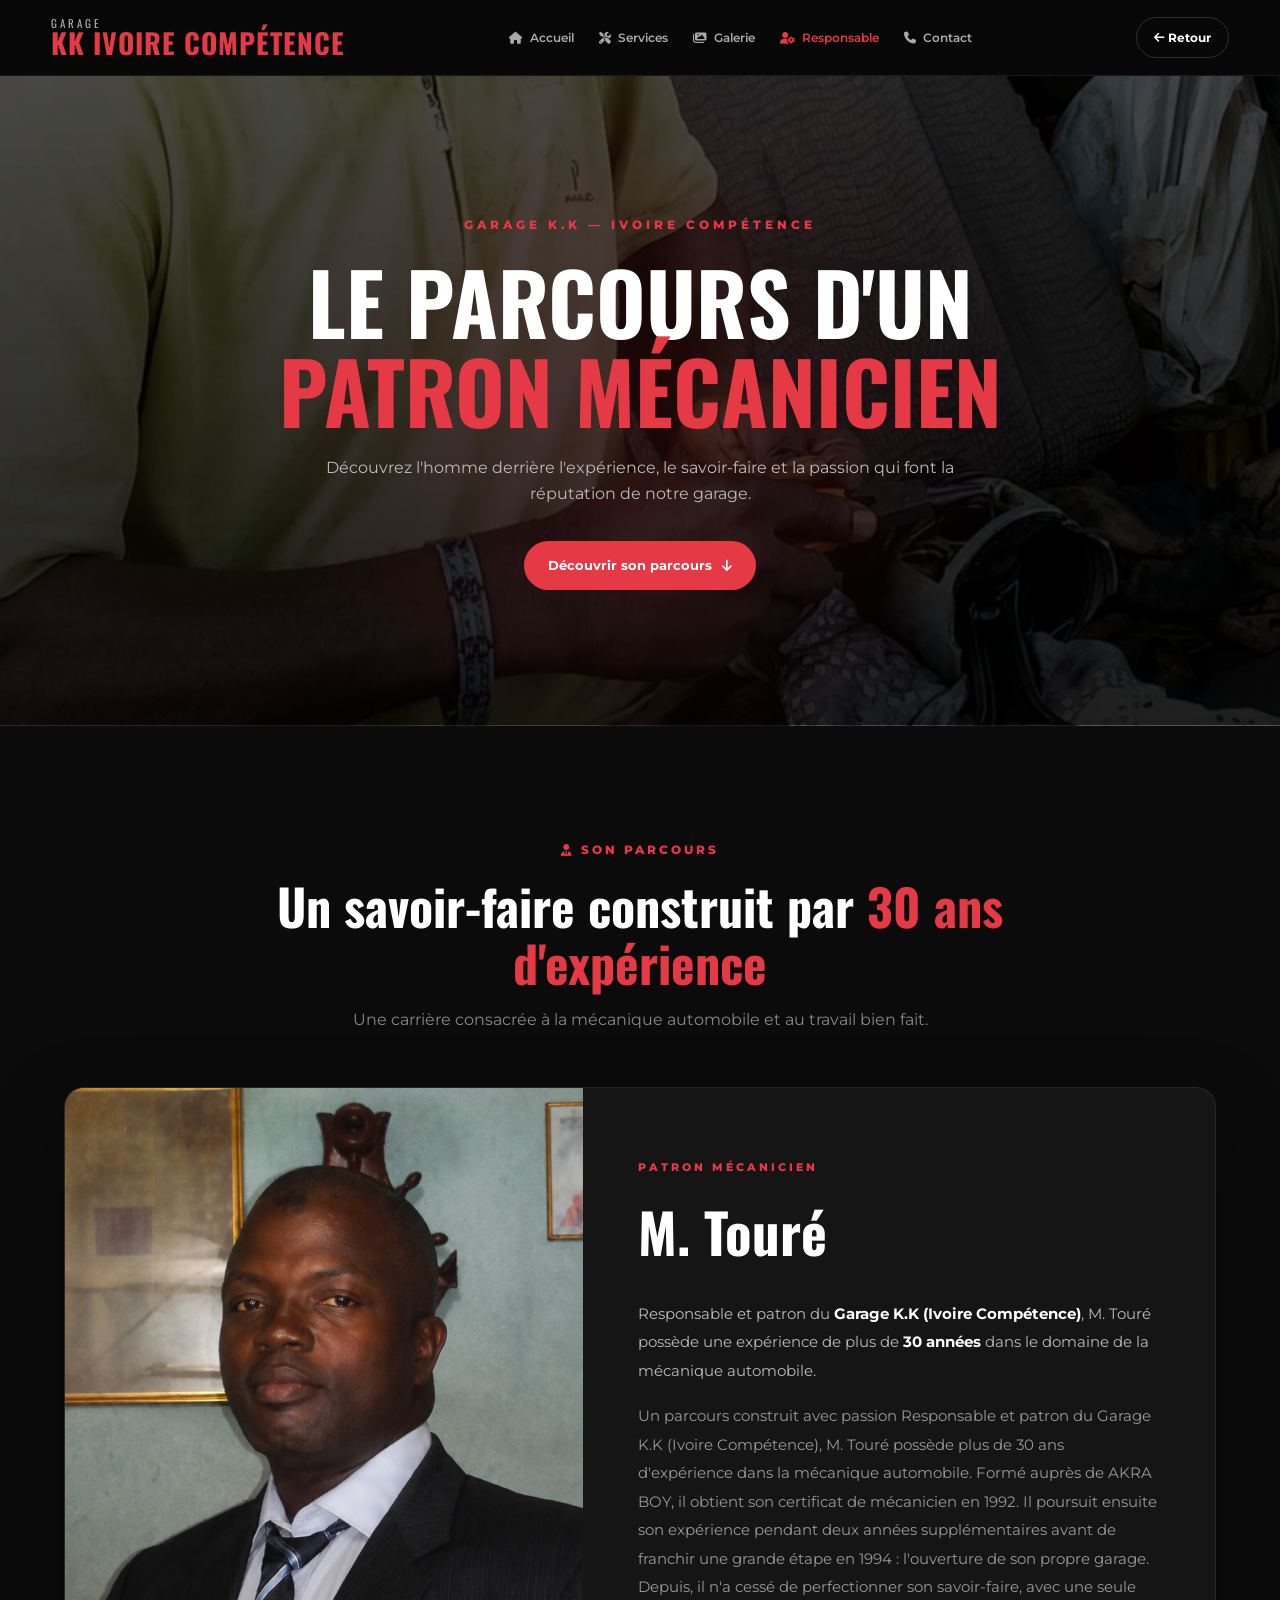
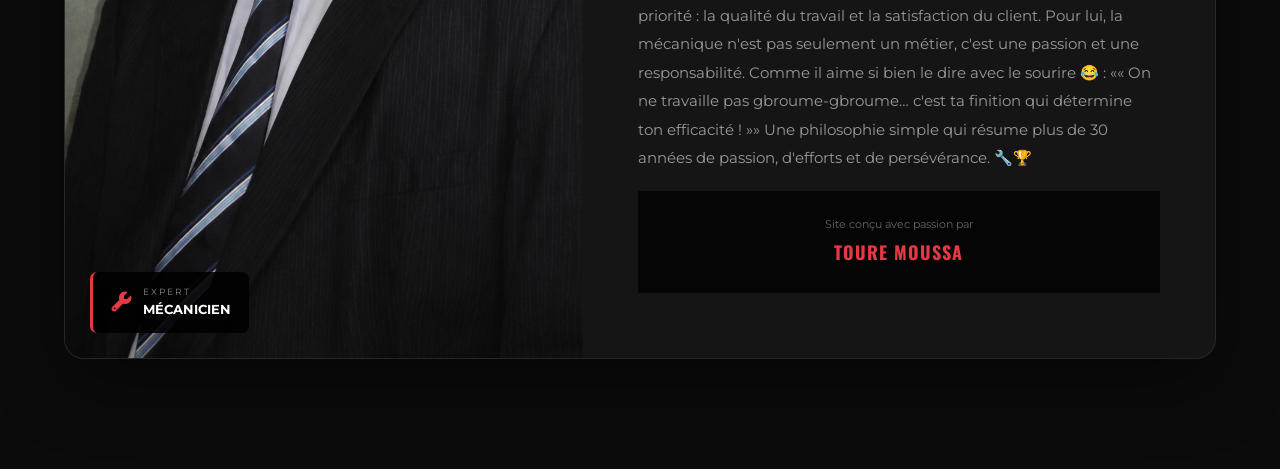
<file: responsable.html>
<!DOCTYPE html>
<html lang="fr">
<head>
    <meta charset="UTF-8">
    <meta name="viewport" content="width=device-width, initial-scale=1.0">

    <title>Le Responsable | GARAGE KK (IVOIRE COMPÉTENCE)</title>

    <meta name="description"
          content="Découvrez le parcours, l'expérience et les compétences de M. Touré, patron mécanicien du Garage K.K Ivoire Compétence.">

    <!-- Google Fonts -->
    <link rel="preconnect" href="https://fonts.googleapis.com">
    <link rel="preconnect" href="https://fonts.gstatic.com" crossorigin>

    <link href="https://fonts.googleapis.com/css2?family=Montserrat:wght@400;500;600;700;800&family=Oswald:wght@400;500;600;700&display=swap"
          rel="stylesheet">

    <!-- Font Awesome -->
    <link rel="stylesheet"
          href="https://cdnjs.cloudflare.com/ajax/libs/font-awesome/6.5.2/css/all.min.css">

    <!-- CSS -->
    <link rel="stylesheet" href="responsable.css">
</head>

<body>

<!-- =========================================
     HEADER
========================================= -->

<header class="header">

    <div class="header-container">

        <a href="index.html" class="logo">
            <span>GARAGE</span>
            <strong>KK IVOIRE COMPÉTENCE</strong>
        </a>

        <nav class="navigation">

            <a href="index.html">
                <i class="fa-solid fa-house"></i>
                Accueil
            </a>

            <a href="index.html#services">
                <i class="fa-solid fa-screwdriver-wrench"></i>
                Services
            </a>

            <a href="index.html#galerie">
                <i class="fa-solid fa-images"></i>
                Galerie
            </a>

            <a href="responsable.html" class="active">
                <i class="fa-solid fa-user-gear"></i>
                Responsable
            </a>

            <a href="index.html#contact">
                <i class="fa-solid fa-phone"></i>
                Contact
            </a>

        </nav>

        <a href="index.html" class="back-button">
            <i class="fa-solid fa-arrow-left"></i>
            Retour
        </a>

    </div>

</header>


<!-- =========================================
     HERO
========================================= -->

<section class="hero">

    <div class="hero-overlay"></div>

    <div class="hero-content">

        <span class="hero-small-title">
            GARAGE K.K — IVOIRE COMPÉTENCE
        </span>

        <h1>
            Le parcours d'un
            <span>patron mécanicien</span>
        </h1>

        <p>
            Découvrez l'homme derrière l'expérience,
            le savoir-faire et la passion qui font la réputation
            de notre garage.
        </p>

        <a href="#biographie" class="hero-button">
            Découvrir son parcours
            <i class="fa-solid fa-arrow-down"></i>
        </a>

    </div>

</section>


<!-- =========================================
     BIOGRAPHIE
========================================= -->

<main>

<section class="biographie-section" id="biographie">

    <div class="container">

        <div class="section-heading">

            <span>
                <i class="fa-solid fa-user-tie"></i>
                SON PARCOURS
            </span>

            <h2>
                Un savoir-faire construit par
                <strong>30 ans d'expérience</strong>
            </h2>

            <p>
                Une carrière consacrée à la mécanique automobile
                et au travail bien fait.
            </p>

        </div>


        <div class="bio-card">

            <!-- PHOTO -->

            <div class="bio-photo">

                <img src="PA12.png"
                     alt="M. Touré, patron mécanicien du Garage K.K">

                <div class="photo-label">

                    <i class="fa-solid fa-wrench"></i>

                    <div>
                        <small>EXPERT</small>
                        <strong>MÉCANICIEN</strong>
                    </div>

                </div>

            </div>


            <!-- TEXTE -->

            <div class="bio-content">

                <span class="profession">
                    PATRON MÉCANICIEN
                </span>

                <h3>
                    M. Touré
                </h3>

                <p class="intro">
                    Responsable et patron du
                    <strong>Garage K.K (Ivoire Compétence)</strong>,
                    M. Touré possède une expérience de plus de
                    <strong>30 années</strong> dans le domaine de
                    la mécanique automobile.
                </p>

                <p>
                     Un parcours construit avec passion

Responsable et patron du Garage K.K (Ivoire Compétence), M. Touré possède plus de 30 ans d'expérience dans la mécanique automobile.

Formé auprès de AKRA BOY, il obtient son certificat de mécanicien en 1992. Il poursuit ensuite son expérience pendant deux années supplémentaires avant de franchir une grande étape en 1994 : l'ouverture de son propre garage.

Depuis, il n'a cessé de perfectionner son savoir-faire, avec une seule priorité : la qualité du travail et la satisfaction du client.

Pour lui, la mécanique n'est pas seulement un métier, c'est une passion et une responsabilité.

Comme il aime si bien le dire avec le sourire 😂 :

«« On ne travaille pas gbroume-gbroume… c'est ta finition qui détermine ton efficacité ! »»

Une philosophie simple qui résume plus de 30 années de passion, d'efforts et de persévérance. 🔧🏆
                </p>

                <p>

                    <div class="signature-createur">
    <span>Site conçu avec passion par</span>
    <strong> TOURE MOUSSA</strong>
</div>
</file>
<file: style.css>
/* =====================================================
   RESET
===================================================== */

* {
    margin: 0;
    padding: 0;
    box-sizing: border-box;
}

html {
    scroll-behavior: smooth;
}

body {
    font-family: "Montserrat", sans-serif;
    color: #171717;
    background: #ffffff;
    line-height: 1.7;
    overflow-x: hidden;
    
}

img {
    max-width: 100%;
    display: block;
}

a {
    text-decoration: none;
    color: inherit;
}

button,
input,
textarea,
select {
    font-family: inherit;
}

button {
    border: none;
    cursor: pointer;
}

.container {
    width: min(1180px, 92%);
    margin: auto;
}

.section {
    padding: 110px 0;
}


/* =====================================================
   LOADER
===================================================== */

.loader {
    position: fixed;
    inset: 0;
    background: #0b0b0b;
    z-index: 99999;
    display: flex;
    align-items: center;
    justify-content: center;
    transition: opacity .5s ease, visibility .5s ease;
}

.loader.hidden {
    opacity: 0;
    visibility: hidden;
}

.loader-content {
    text-align: center;
    color: #fff;
}

.loader-content i {
    font-size: 55px;
    color: #e50914;
    animation: wrench 1s infinite alternate;
}

.loader-content h2 {
    margin-top: 20px;
    font-family: "Oswald", sans-serif;
    letter-spacing: 4px;
}

.loader-line {
    width: 150px;
    height: 3px;
    background: #222;
    margin: 20px auto;
    position: relative;
    overflow: hidden;
}

.loader-line::after {
    content: "";
    position: absolute;
    width: 60px;
    height: 100%;
    background: #e50914;
    animation: loading 1s infinite;
}


/* =====================================================
   HEADER
===================================================== */

.header {
    position: fixed;
    top: 0;
    left: 0;
    width: 100%;
    z-index: 1000;
    background: rgba(10, 10, 10, .96);
    transition: .3s;
}

.header.scrolled {
    box-shadow: 0 8px 30px rgba(0,0,0,.25);
}

.nav-container {
    height: 82px;
    display: flex;
    align-items: center;
    justify-content: space-between;
}


/* LOGO */

.logo {
    display: flex;
    align-items: center;
    gap: 12px;
    color: white;
}

.logo-icon {
    width: 46px;
    height: 46px;
    background: #e50914;
    display: grid;
    place-items: center;
    transform: skew(-8deg);
}

.logo-icon i {
    font-size: 22px;
}

.logo strong {
    display: block;
    font-family: "Oswald", sans-serif;
    font-size: 21px;
    letter-spacing: 2px;
    line-height: 1;
}

.logo small {
    display: block;
    color: #e50914;
    font-size: 9px;
    letter-spacing: 3px;
    margin-top: 5px;
}


/* NAVBAR */

.navbar {
    display: flex;
    align-items: center;
    gap: 30px;
}

.nav-link {
    position: relative;
    color: #ddd;
    font-size: 13px;
    font-weight: 600;
    text-transform: uppercase;
    transition: .3s;
}

.nav-link::after {
    content: "";
    position: absolute;
    left: 0;
    bottom: -8px;
    width: 0;
    height: 2px;
    background: #e50914;
    transition: .3s;
}

.nav-link:hover,
.nav-link.active {
    color: white;
}

.nav-link:hover::after,
.nav-link.active::after {
    width: 100%;
}

.contact-link {
    background: #e50914;
    padding: 12px 18px;
}

.contact-link::after {
    display: none;
}

.menu-toggle {
    display: none;
    color: white;
    background: transparent;
    font-size: 25px;
}


/* =====================================================
   HERO
===================================================== */

.hero {
    min-height: 100vh;
    position: relative;
    display: flex;
    align-items: center;

    background-image: url("https://images.unsplash.com/photo-1492144534655-ae79c964c9d7?auto=format&fit=crop&w=2000&q=85");
    background-size: cover;
    background-position: center;
}

.hero-overlay {
    position: absolute;
    inset: 0;
    background:
        linear-gradient(
            90deg,
            rgba(0,0,0,.92) 0%,
            rgba(0,0,0,.72) 45%,
            rgba(0,0,0,.20) 100%
        );
}

.hero-content {
    position: relative;
    z-index: 2;
    padding-top: 80px;
}

.hero-text {
    max-width: 720px;
    color: white;
}

.hero-badge {
    display: inline-flex;
    align-items: center;
    gap: 10px;
    background: rgba(229,9,20,.12);
    border-left: 3px solid #e50914;
    padding: 9px 15px;
    color: #fff;
    font-size: 11px;
    letter-spacing: 2px;
    font-weight: 700;
    margin-bottom: 25px;
}

.hero h1 {
    font-family: "Oswald", sans-serif;
    text-transform: uppercase;
    font-size: clamp(48px, 7vw, 88px);
    line-height: .98;
    letter-spacing: -1px;
    margin-bottom: 28px;
}

.hero h1 span {
    color: #e50914;
    display: block;
}

.hero p {
    color: #ddd;
    max-width: 650px;
    font-size: 16px;
    margin-bottom: 35px;
}

.hero-buttons {
    display: flex;
    flex-wrap: wrap;
    gap: 15px;
}

.btn {
    display: inline-flex;
    align-items: center;
    justify-content: center;
    gap: 12px;
    padding: 15px 25px;
    font-size: 13px;
    font-weight: 800;
    text-transform: uppercase;
    transition: .3s;
}

.btn-primary {
    background: #e50914;
    color: white;
}

.btn-primary:hover {
    background: #b90710;
    transform: translateY(-3px);
}

.btn-outline {
    border: 1px solid rgba(255,255,255,.6);
    color: white;
}

.btn-outline:hover {
    background: white;
    color: #111;
}

.btn-dark {
    background: #111;
    color: white;
}

.btn-dark:hover {
    background: #e50914;
    transform: translateY(-3px);
}

.hero-info {
    display: flex;
    flex-wrap: wrap;
    gap: 25px;
    margin-top: 40px;
}

.hero-info div {
    font-size: 12px;
    color: #ddd;
}

.hero-info i {
    color: #e50914;
    margin-right: 7px;
}

.scroll-down {
    position: absolute;
    bottom: 30px;
    right: 5%;
    z-index: 2;
    color: white;
    font-size: 10px;
    text-transform: uppercase;
    letter-spacing: 2px;
    display: flex;
    flex-direction: column;
    align-items: center;
    gap: 8px;
}

.scroll-down i {
    animation: bounce 1.5s infinite;
}


/* =====================================================
   STATS
===================================================== */

.stats {
    background: #e50914;
    color: white;
}

.stats-grid {
    display: grid;
    grid-template-columns: repeat(4,1fr);
}

.stat-card {
    display: flex;
    align-items: center;
    gap: 18px;
    padding: 30px 20px;
    border-right: 1px solid rgba(255,255,255,.2);
}

.stat-card:last-child {
    border-right: 0;
}

.stat-card > i {
    font-size: 30px;
}

.stat-card strong {
    display: block;
    font-family: "Oswald", sans-serif;
    font-size: 32px;
    line-height: 1;
}

.stat-card span {
    font-size: 10px;
    text-transform: uppercase;
    letter-spacing: 1px;
}


/* =====================================================
   SECTION HEADING
===================================================== */

.section-heading {
    max-width: 750px;
    margin-bottom: 60px;
}

.section-heading > span {
    display: block;
    color: #e50914;
    font-size: 11px;
    letter-spacing: 3px;
    font-weight: 800;
    margin-bottom: 15px;
}

.section-heading h2 {
    font-family: "Oswald", sans-serif;
    font-size: clamp(36px, 5vw, 55px);
    line-height: 1.05;
    text-transform: uppercase;
    margin-bottom: 20px;
}

.section-heading h2 strong {
    color: #e50914;
}

.section-heading p {
    color: #777;
}

.section-heading.light h2 {
    color: white;
}

.section-heading.light p {
    color: #aaa;
}


/* =====================================================
   ABOUT
===================================================== */

.about-grid {
    display: grid;
    grid-template-columns: 1fr 1fr;
    gap: 80px;
    align-items: center;
}

.about-image {
    position: relative;
}

.about-image img {
    width: 100%;
    height: 560px;
    object-fit: cover;
}

.experience-box {
    position: absolute;
    right: -25px;
    bottom: 35px;
    background: #e50914;
    color: white;
    padding: 25px 30px;
    text-align: center;
}

.experience-box strong {
    display: block;
    font-family: "Oswald", sans-serif;
    font-size: 48px;
    line-height: 1;
}

.experience-box span {
    font-size: 10px;
    text-transform: uppercase;
    letter-spacing: 2px;
}

.small-title {
    display: inline-flex;
    align-items: center;
    gap: 8px;
    color: #e50914;
    font-size: 11px;
    font-weight: 800;
    letter-spacing: 2px;
    margin-bottom: 15px;
}

.about-content h3,
.mechanic-content h2,
.faq-intro h2 {
    font-family: "Oswald", sans-serif;
    font-size: 42px;
    text-transform: uppercase;
    line-height: 1.05;
    margin-bottom: 25px;
}

.about-content p {
    color: #666;
    margin-bottom: 15px;
}

.about-features {
    display: grid;
    grid-template-columns: 1fr 1fr;
    gap: 12px;
    margin: 30px 0;
}

.about-features div {
    display: flex;
    align-items: center;
    gap: 10px;
    font-size: 13px;
    font-weight: 600;
}

.about-features i {
    width: 24px;
    height: 24px;
    border-radius: 50%;
    display: grid;
    place-items: center;
    background: #ffe8e9;
    color: #e50914;
    font-size: 11px;
}


/* =====================================================
   DARK SECTION
===================================================== */

.dark-section {
    background: #0b0b0b;
}


/* =====================================================
   SERVICES
===================================================== */

.services-grid {
    display: grid;
    grid-template-columns: repeat(4,1fr);
    gap: 20px;
}

.service-card {
    background: #151515;
    border: 1px solid #242424;
    padding: 35px 28px;
    color: white;
    position: relative;
    overflow: hidden;
    transition: .35s;
}

.service-card::before {
    content: "";
    position: absolute;
    width: 100%;
    height: 3px;
    left: 0;
    top: 0;
    background: #e50914;
    transform: scaleX(0);
    transform-origin: left;
    transition: .35s;
}

.service-card:hover {
    transform: translateY(-8px);
    border-color: #333;
}

.service-card:hover::before {
    transform: scaleX(1);
}

.service-icon {
    width: 55px;
    height: 55px;
    background: rgba(229,9,20,.1);
    color: #e50914;
    display: grid;
    place-items: center;
    font-size: 22px;
    margin-bottom: 25px;
}

.service-card h3 {
    font-family: "Oswald", sans-serif;
    text-transform: uppercase;
    font-size: 21px;
    margin-bottom: 12px;
}

.service-card p {
    color: #999;
    font-size: 13px;
    margin-bottom: 25px;
}

.service-card a {
    color: #e50914;
    font-size: 11px;
    font-weight: 800;
    text-transform: uppercase;
}

.service-card a i {
    margin-left: 5px;
    transition: .3s;
}

.service-card:hover a i {
    margin-left: 12px;
}


/* =====================================================
   EXPERTISE
===================================================== */

.expertise-grid {
    display: grid;
    grid-template-columns: 1fr 1fr;
    gap: 90px;
    align-items: center;
}

.expertise-content h2 {
    font-family: "Oswald", sans-serif;
    font-size: 48px;
    line-height: 1.05;
    text-transform: uppercase;
    margin-bottom: 25px;
}

.expertise-content h2 strong {
    color: #e50914;
}

.expertise-content > p {
    color: #666;
    margin-bottom: 35px;
}

.progress-item {
    margin-bottom: 22px;
}

.progress-title {
    display: flex;
    justify-content: space-between;
    font-size: 12px;
    font-weight: 700;
    margin-bottom: 8px;
}

.progress-title strong {
    color: #e50914;
}

.progress-bar {
    width: 100%;
    height: 5px;
    background: #eee;
    overflow: hidden;
}

.progress-bar span {
    display: block;
    height: 100%;
    background: #e50914;
}

.expertise-cards {
    display: grid;
    grid-template-columns: 1fr 1fr;
    gap: 15px;
}

.expertise-card {
    padding: 30px;
    border: 1px solid #eee;
    display: flex;
    gap: 18px;
    transition: .3s;
}

.expertise-card:hover {
    border-color: #e50914;
    transform: translateY(-5px);
}

.expertise-card > i {
    color: #e50914;
    font-size: 27px;
}

.expertise-card h3 {
    font-family: "Oswald", sans-serif;
    text-transform: uppercase;
    font-size: 19px;
}

.expertise-card p {
    color: #777;
    font-size: 12px;
    margin-top: 5px;
}


/* =====================================================
   CTA
===================================================== */

.cta {
    position: relative;
    padding: 110px 0;
    background:
        url("https://images.unsplash.com/photo-1503376780353-7e6692767b70?auto=format&fit=crop&w=2000&q=80")
        center/cover fixed;
    color: white;
    text-align: center;
}

.cta-overlay {
    position: absolute;
    inset: 0;
    background: rgba(0,0,0,.78);
}

.cta-content {
    position: relative;
    z-index: 1;
}

.cta-content > span {
    color: #e50914;
    font-weight: 800;
    font-size: 11px;
    letter-spacing: 3px;
}

.cta-content h2 {
    font-family: "Oswald", sans-serif;
    text-transform: uppercase;
    font-size: clamp(38px,5vw,65px);
    max-width: 800px;
    line-height: 1;
    margin: 20px auto;
}

.cta-content p {
    color: #ccc;
    margin-bottom: 30px;
}


/* =====================================================
   PROCESS
===================================================== */

.process-grid {
    display: grid;
    grid-template-columns: repeat(4,1fr);
    gap: 20px;
}

.process-step {
    position: relative;
    text-align: center;
    padding: 30px 20px;
    border: 1px solid #eee;
}

.step-number {
    font-family: "Oswald", sans-serif;
    color: #e50914;
    font-size: 14px;
    margin-bottom: 25px;
}

.process-step > i {
    font-size: 30px;
    margin-bottom: 20px;
}

.process-step h3 {
    font-family: "Oswald", sans-serif;
    text-transform: uppercase;
    font-size: 21px;
}

.process-step p {
    color: #777;
    font-size: 13px;
    margin-top: 10px;
}


/* =====================================================
   VEHICLES
===================================================== */

.vehicle-grid {
    display: grid;
    grid-template-columns: repeat(4,1fr);
    gap: 15px;
}

.vehicle-card {
    min-height: 190px;
    border: 1px solid #282828;
    display: flex;
    flex-direction: column;
    justify-content: center;
    align-items: center;
    color: white;
    transition: .3s;
}

.vehicle-card:hover {
    background: #e50914;
    transform: translateY(-5px);
}

.vehicle-card i {
    font-size: 40px;
    margin-bottom: 15px;
}

.vehicle-card h3 {
    font-family: "Oswald", sans-serif;
    text-transform: uppercase;
}


/* =====================================================
   GALLERY
===================================================== */

.gallery-grid {
    display: grid;
    grid-template-columns: repeat(3,1fr);
    grid-auto-rows: 270px;
    gap: 15px;
}

.gallery-item {
    position: relative;
    overflow: hidden;
    cursor: pointer;
}

.gallery-item.large {
    grid-row: span 2;
}

.gallery-item img {
    width: 100%;
    height: 100%;
    object-fit: cover;
    transition: .5s;
}

.gallery-item::after {
    content: "";
    position: absolute;
    inset: 0;
    background: linear-gradient(transparent, rgba(0,0,0,.8));
}

.gallery-item:hover img {
    transform: scale(1.08);
}

.gallery-caption {
    position: absolute;
    bottom: 20px;
    left: 20px;
    z-index: 2;
    color: white;
}

.gallery-caption span {
    color: #e50914;
    font-size: 11px;
}

.gallery-caption h3 {
    font-family: "Oswald", sans-serif;
    text-transform: uppercase;
}


/* =====================================================
   MECHANIC
===================================================== */

.mechanic {
    background: #f6f6f6;
}

.mechanic-grid {
    display: grid;
    grid-template-columns: 1fr 1fr;
    gap: 90px;
    align-items: center;
}

.mechanic-image {
    position: relative;
}

.mechanic-image img {
    width: 100%;
    height: 580px;
    object-fit: cover;
}

.mechanic-badge {
    position: absolute;
    bottom: 25px;
    left: 25px;
    background: #e50914;
    color: white;
    padding: 15px 20px;
    display: flex;
    gap: 10px;
    align-items: center;
    font-size: 11px;
    font-weight: 800;
    text-transform: uppercase;
}

.mechanic-content h2 strong {
    color: #e50914;
}

.mechanic-content > p {
    color: #666;
    margin-bottom: 15px;
}

.quote-box {
    border-left: 3px solid #e50914;
    padding: 20px 25px;
    background: white;
    margin: 30px 0;
}

.quote-box > i {
    color: #e50914;
    font-size: 25px;
}

.quote-box p {
    color: #555;
    font-style: italic;
    margin-top: 5px;
}


/* =====================================================
   REVIEWS
===================================================== */

.reviews {
    background: #fff;
}

.reviews-grid {
    display: grid;
    grid-template-columns: repeat(3,1fr);
    gap: 20px;
}

.review-card {
    padding: 35px;
    border: 1px solid #eee;
}

.stars {
    color: #e50914;
    letter-spacing: 3px;
    margin-bottom: 20px;
}

.review-card > p {
    color: #666;
    font-size: 14px;
    margin-bottom: 30px;
}

.review-author {
    display: flex;
    align-items: center;
    gap: 12px;
}

.avatar {
    width: 45px;
    height: 45px;
    background: #111;
    color: white;
    display: grid;
    place-items: center;
    font-weight: 800;
}

.review-author strong {
    display: block;
}

.review-author span {
    display: block;
    color: #999;
    font-size: 10px;
}


/* =====================================================
   FAQ
===================================================== */

.faq {
    background: #f6f6f6;
}

.faq-grid {
    display: grid;
    grid-template-columns: .8fr 1.2fr;
    gap: 80px;
}

.faq-intro h2 strong {
    color: #e50914;
}

.faq-intro > p {
    color: #666;
    margin-bottom: 25px;
}

.faq-item {
    border-bottom: 1px solid #ddd;
}

.faq-question {
    width: 100%;
    background: transparent;
    padding: 22px 0;
    display: flex;
    justify-content: space-between;
    align-items: center;
    text-align: left;
    font-weight: 700;
    font-size: 14px;
}

.faq-question i {
    color: #e50914;
    transition: .3s;
}

.faq-item.open .faq-question i {
    transform: rotate(45deg);
}

.faq-answer {
    max-height: 0;
    overflow: hidden;
    transition: max-height .4s ease;
}

.faq-answer p {
    color: #777;
    font-size: 13px;
    padding-bottom: 20px;
}


/* =====================================================
   CONTACT
===================================================== */

.contact-grid {
    display: grid;
    grid-template-columns: .8fr 1.2fr;
    gap: 70px;
}

.contact-info {
    display: flex;
    flex-direction: column;
    gap: 15px;
}

.contact-card {
    display: flex;
    align-items: flex-start;
    gap: 18px;
    padding: 20px;
    border: 1px solid #292929;
}

.contact-icon {
    width: 45px;
    height: 45px;
    flex-shrink: 0;
    background: rgba(229,9,20,.1);
    color: #e50914;
    display: grid;
    place-items: center;
}

.contact-card span {
    display: block;
    color: #777;
    font-size: 10px;
    text-transform: uppercase;
    letter-spacing: 1px;
}

.contact-card a,
.contact-card p {
    color: white;
    font-size: 13px;
}

.social-links {
    display: flex;
    gap: 10px;
    margin-top: 15px;
}

.social-links a,
.footer-social a {
    width: 40px;
    height: 40px;
    border: 1px solid #333;
    display: grid;
    place-items: center;
    color: white;
    transition: .3s;
}

.social-links a:hover,
.footer-social a:hover {
    background: #e50914;
    border-color: #e50914;
}

.contact-form {
    background: #151515;
    padding: 40px;
}

.form-row {
    display: grid;
    grid-template-columns: 1fr 1fr;
    gap: 15px;
}

.form-group {
    margin-bottom: 20px;
}

.form-group label {
    display: block;
    color: #bbb;
    font-size: 11px;
    text-transform: uppercase;
    font-weight: 700;
    margin-bottom: 8px;
}

.form-group input,
.form-group textarea,
.form-group select {
    width: 100%;
    border: 1px solid #333;
    background: #0d0d0d;
    color: white;
    padding: 14px;
    outline: none;
    transition: .3s;
}

.form-group input:focus,
.form-group textarea:focus,
.form-group select:focus {
    border-color: #e50914;
}

.form-group select option {
    background: #111;
}

.form-submit {
    width: 100%;
}

.form-message {
    text-align: center;
    margin-top: 15px;
    font-size: 12px;
}


/* =====================================================
   MAP
===================================================== */

.map-section {
    height: 350px;
}

.map-placeholder {
    width: 100%;
    height: 100%;
    background:
        linear-gradient(rgba(230,230,230,.85), rgba(230,230,230,.85)),
        repeating-linear-gradient(
            45deg,
            #ddd 0,
            #ddd 2px,
            #eee 2px,
            #eee 20px
        );
    display: grid;
    place-items: center;
    text-align: center;
}

.map-content {
    background: white;
    padding: 35px;
    box-shadow: 0 15px 40px rgba(0,0,0,.12);
}

.map-content > i {
    font-size: 35px;
    color: #e50914;
}

.map-content h3 {
    font-family: "Oswald", sans-serif;
    text-transform: uppercase;
    font-size: 25px;
}

.map-content p {
    color: #777;
    font-size: 12px;
    margin: 5px 0 15px;
}


/* =====================================================
   FOOTER
===================================================== */

.footer {
    background: #080808;
    color: white;
    padding: 80px 0 25px;
}

.footer-grid {
    display: grid;
    grid-template-columns: 1.5fr 1fr 1fr 1.2fr;
    gap: 50px;
    padding-bottom: 50px;
}

.footer-brand > p {
    color: #888;
    font-size: 13px;
    max-width: 330px;
    margin: 20px 0;
}

.footer-social {
    display: flex;
    gap: 8px;
}

.footer-column {
    display: flex;
    flex-direction: column;
    gap: 9px;
}

.footer-column h3 {
    color: white;
    font-family: "Oswald", sans-serif;
    text-transform: uppercase;
    font-size: 19px;
    margin-bottom: 10px;
}

.footer-column a,
.footer-column p {
    color: #888;
    font-size: 12px;
    transition: .3s;
}

.footer-column a:hover {
    color: #e50914;
}

.footer-column p i {
    color: #e50914;
    width: 20px;
}

.footer-bottom {
    border-top: 1px solid #222;
    padding-top: 25px;
    display: flex;
    justify-content: space-between;
    color: #666;
    font-size: 10px;
}


/* =====================================================
   WHATSAPP
===================================================== */

.whatsapp-button {
    position: fixed;
    right: 25px;
    bottom: 25px;
    z-index: 900;
    background: #25d366;
    color: white;
    height: 55px;
    padding: 0 20px;
    border-radius: 50px;
    display: flex;
    align-items: center;
    gap: 9px;
    font-weight: 800;
    font-size: 12px;
    box-shadow: 0 10px 30px rgba(0,0,0,.25);
    transition: .3s;
}

.whatsapp-button i {
    font-size: 25px;
}

.whatsapp-button:hover {
    transform: translateY(-5px);
}


/* =====================================================
   BACK TOP
===================================================== */

.back-top {
    position: fixed;
    right: 25px;
    bottom: 95px;
    width: 45px;
    height: 45px;
    background: #111;
    color: white;
    opacity: 0;
    visibility: hidden;
    transition: .3s;
    z-index: 899;
}

.back-top.show {
    opacity: 1;
    visibility: visible;
}

.back-top:hover {
    background: #e50914;
}


/* =====================================================
   ANIMATIONS
===================================================== */

@keyframes loading {

    0% {
        left: -70px;
    }

    100% {
        left: 160px;
    }

}

@keyframes wrench {

    from {
        transform: rotate(-10deg);
    }

    to {
        transform: rotate(20deg);
    }

}

@keyframes bounce {

    0%, 100% {
        transform: translateY(0);
    }

    50% {
        transform: translateY(8px);
    }

}


/* =====================================================
   RESPONSIVE TABLET
===================================================== */

@media (max-width: 1000px) {

    .navbar {
        gap: 17px;
    }

    .nav-link {
        font-size: 11px;
    }

    .services-grid {
        grid-template-columns: repeat(2,1fr);
    }

    .stats-grid {
        grid-template-columns: repeat(2,1fr);
    }

    .stat-card:nth-child(2) {
        border-right: 0;
    }

    .stat-card:nth-child(-n+2) {
        border-bottom: 1px solid rgba(255,255,255,.2);
    }

    .process-grid,
    .vehicle-grid {
        grid-template-columns: repeat(2,1fr);
    }

    .footer-grid {
        grid-template-columns: repeat(2,1fr);
    }

}


/* =====================================================
   RESPONSIVE MOBILE
===================================================== */

@media (max-width: 760px) {

    .section {
        padding: 75px 0;
    }

    .nav-container {
        height: 70px;
    }

    .menu-toggle {
        display: block;
    }

    .navbar {
        position: absolute;
        top: 70px;
        left: 0;
        width: 100%;
        background: #0b0b0b;
        padding: 25px;
        display: flex;
        flex-direction: column;
        align-items: flex-start;
        gap: 20px;
        transform: translateY(-150%);
        opacity: 0;
        visibility: hidden;
        transition: .35s;
    }

    .navbar.open {
        transform: translateY(0);
        opacity: 1;
        visibility: visible;
    }

    .contact-link {
        width: 100%;
        text-align: center;
    }

    .hero {
        min-height: 850px;
    }

    .hero h1 {
        font-size: 52px;
    }

    .hero p {
        font-size: 14px;
    }

    .hero-info {
        flex-direction: column;
        gap: 10px;
    }

    .scroll-down {
        display: none;
    }

    .stats-grid {
        grid-template-columns: 1fr;
    }

    .stat-card,
    .stat-card:nth-child(2) {
        border-right: 0;
        border-bottom: 1px solid rgba(255,255,255,.2);
    }

    .stat-card:last-child {
        border-bottom: 0;
    }

    .about-grid,
    .expertise-grid,
    .mechanic-grid,
    .faq-grid,
    .contact-grid {
        grid-template-columns: 1fr;
        gap: 50px;
    }

    .about-image img,
    .mechanic-image img {
        height: 430px;
    }

    .experience-box {
        right: 15px;
        bottom: 15px;
    }

    .about-content h3,
    .mechanic-content h2,
    .faq-intro h2,
    .expertise-content h2 {
        font-size: 36px;
    }

    .about-features {
        grid-template-columns: 1fr;
    }

    .services-grid {
        grid-template-columns: 1fr;
    }

    .expertise-cards {
        grid-template-columns: 1fr;
    }

    .process-grid,
    .vehicle-grid {
        grid-template-columns: 1fr;
    }

    .gallery-grid {
        grid-template-columns: 1fr;
        grid-auto-rows: 270px;
    }

    .gallery-item.large {
        grid-row: span 1;
    }

    .reviews-grid {
        grid-template-columns: 1fr;
    }

    .contact-form {
        padding: 25px;
    }

    .form-row {
        grid-template-columns: 1fr;
    }

    .footer-grid {
        grid-template-columns: 1fr;
        gap: 35px;
    }

    .footer-bottom {
        flex-direction: column;
        gap: 10px;
    }

    .whatsapp-button {
        right: 15px;
        bottom: 15px;
        width: 55px;
        padding: 0;
        justify-content: center;
    }

    .whatsapp-button span {
        display: none;
    }

    .back-top {
        right: 15px;
        bottom: 80px;
    }

}


/* =====================================================
   SMALL PHONES
===================================================== */

@media (max-width: 400px) {

    .hero h1 {
        font-size: 43px;
    }

    .logo strong {
        font-size: 17px;
    }

    .logo small {
        font-size: 7px;
    }

    .hero-buttons {
        flex-direction: column;
    }

    .btn {
        width: 100%;
    }

}

.btn-savoir-plus {
    position: absolute;
    bottom: 25px;
    right: 25px;

    display: inline-flex;
    align-items: center;
    gap: 10px;

    padding: 12px 20px;

    background: #f70015af;
    color: #fff;

    text-decoration: none;
    font-size: 14px;
    font-weight: 700;

    border-radius: 30px;

    transition: all 0.3s ease;

    z-index: 5;
}

.btn-savoir-plus:hover {
    background: #fff;
    color: #db2209fa;

    transform: translateY(-3px);

    box-shadow: 0 8px 20px rgba(0,0,0,0.3);
}

.btn-savoir-plus i {
    font-size: 12px;
    transition: transform 0.3s ease;
}

.btn-savoir-plus:hover i {
    transform: translateY(3px);
}
</file>
<file: responsable.css>
* {
    margin: 0;
    padding: 0;
    box-sizing: border-box;
}

html {
    scroll-behavior: smooth;
}

body {
    font-family: "Montserrat", sans-serif;
    background: #080808;
    color: #fff;
    line-height: 1.6;
}

a {
    text-decoration: none;
    color: inherit;
}

img {
    max-width: 100%;
    display: block;
}

.container {
    width: min(1200px, 90%);
    margin: auto;
}


/* =========================================
   HEADER
========================================= */

.header {
    position: sticky;
    top: 0;
    z-index: 1000;

    background: rgba(8, 8, 8, 0.95);

    border-bottom: 1px solid rgba(255,255,255,0.08);

    backdrop-filter: blur(15px);
}

.header-container {
    width: min(1250px, 92%);
    margin: auto;

    min-height: 75px;

    display: flex;
    align-items: center;
    justify-content: space-between;

    gap: 25px;
}

.logo {
    display: flex;
    flex-direction: column;

    line-height: 1;

    font-family: "Oswald", sans-serif;
}

.logo span {
    color: #aaa;
    font-size: 11px;
    letter-spacing: 3px;
}

.logo strong {
    color: #e63946;
    font-size: 28px;
    letter-spacing: 1px;
}

.navigation {
    display: flex;
    align-items: center;
    gap: 25px;
}

.navigation a {
    color: #aaa;

    font-size: 12px;
    font-weight: 600;

    display: flex;
    align-items: center;
    gap: 7px;

    transition: 0.3s;
}

.navigation a:hover,
.navigation a.active {
    color: #e63946;
}

.navigation i {
    font-size: 12px;
}

.back-button {
    padding: 10px 17px;

    border: 1px solid rgba(255,255,255,0.15);

    border-radius: 30px;

    color: #fff;

    font-size: 12px;
    font-weight: 700;

    transition: 0.3s;
}

.back-button:hover {
    background: #e63946;
    border-color: #e63946;
}


/* =========================================
   HERO
========================================= */

.hero {
    min-height: 650px;

    position: relative;

    display: flex;
    align-items: center;
    justify-content: center;

    text-align: center;

    background:
        linear-gradient(
            rgba(0,0,0,0.72),
            rgba(0,0,0,0.88)
        ),
        url("PA1.jpeg") center/cover no-repeat;

    border-bottom: 1px solid rgba(255,255,255,0.08);
}

.hero-overlay {
    position: absolute;
    inset: 0;

    background:
        radial-gradient(
            circle at center,
            rgba(230,57,70,0.12),
            transparent 55%
        );
}

.hero-content {
    position: relative;
    z-index: 2;

    width: min(850px, 90%);
}

.hero-small-title {
    color: #e63946;

    font-size: 12px;
    font-weight: 800;

    letter-spacing: 4px;
}

.hero h1 {
    margin: 20px 0;

    font-family: "Oswald", sans-serif;

    font-size: clamp(45px, 7vw, 85px);

    line-height: 1.05;

    text-transform: uppercase;
}

.hero h1 span {
    display: block;
    color: #e63946;
}

.hero p {
    max-width: 680px;
    margin: auto;

    color: #bbb;

    font-size: 16px;
}

.hero-button {
    display: inline-flex;

    align-items: center;
    gap: 10px;

    margin-top: 35px;

    padding: 14px 24px;

    background: #e63946;

    border-radius: 30px;

    color: #fff;

    font-size: 13px;
    font-weight: 700;

    transition: 0.3s;
}

.hero-button:hover {
    background: #fff;
    color: #e63946;

    transform: translateY(-3px);
}


/* =========================================
   TITRES
========================================= */

.section-heading {
    text-align: center;
    max-width: 800px;
    margin: 0 auto 55px;
}

.section-heading.left {
    text-align: left;
    margin-left: 0;
}

.section-heading > span {
    color: #e63946;

    font-size: 12px;
    font-weight: 800;

    letter-spacing: 3px;
}

.section-heading h2 {
    margin: 15px 0;

    font-family: "Oswald", sans-serif;

    font-size: clamp(32px, 5vw, 50px);

    line-height: 1.15;
}

.section-heading h2 strong {
    color: #e63946;
}

.section-heading p {
    color: #888;
}


/* =========================================
   BIOGRAPHIE
========================================= */

.biographie-section {
    padding: 110px 0;
    background: #0b0b0b;
}

.bio-card {
    display: grid;
    grid-template-columns: 0.9fr 1.1fr;

    overflow: hidden;

    background: #151515;

    border: 1px solid rgba(255,255,255,0.08);

    border-radius: 20px;

    box-shadow: 0 25px 70px rgba(0,0,0,0.4);
}

.bio-photo {
    position: relative;

    min-height: 620px;

    overflow: hidden;
}

.bio-photo img {
    width: 100%;
    height: 100%;

    object-fit: cover;

    transition: 0.6s;
}

.bio-card:hover .bio-photo img {
    transform: scale(1.04);
}

.photo-label {
    position: absolute;

    left: 25px;
    bottom: 25px;

    display: flex;
    align-items: center;
    gap: 12px;

    padding: 13px 18px;

    background: rgba(0,0,0,0.88);

    border-left: 3px solid #e63946;

    border-radius: 7px;
}

.photo-label > i {
    color: #e63946;
    font-size: 20px;
}

.photo-label small,
.photo-label strong {
    display: block;
}

.photo-label small {
    color: #888;
    font-size: 9px;
    letter-spacing: 2px;
}

.photo-label strong {
    color: #fff;
    font-size: 13px;
}

.bio-content {
    padding: 65px 55px;
}

.profession {
    color: #e63946;

    font-size: 11px;
    font-weight: 800;

    letter-spacing: 3px;
}

.bio-content h3 {
    margin: 8px 0 25px;

    font-family: "Oswald", sans-serif;

    font-size: 55px;
}

.bio-content p {
    margin-bottom: 17px;

    color: #999;

    font-size: 15px;
    line-height: 1.9;
}

.bio-content .intro {
    color: #bbb;
}

.bio-content strong {
    color: #fff;
}


/* =========================================
   STATISTIQUES
========================================= */

.stats-section {
    padding: 70px 0;

    background: #101010;

    border-top: 1px solid rgba(255,255,255,0.05);
    border-bottom: 1px solid rgba(255,255,255,0.05);
}

.stats-grid {
    display: grid;
    grid-template-columns: repeat(4, 1fr);
    gap: 20px;
}

.stat-box {
    padding: 30px 20px;

    text-align: center;

    background: #151515;

    border: 1px solid rgba(255,255,255,0.07);

    border-radius: 12px;

    transition: 0.3s;
}

.stat-box:hover {
    transform: translateY(-5px);
    border-color: rgba(230,57,70,0.4);
}

.stat-box i {
    color: #e63946;
    font-size: 25px;
    margin-bottom: 15px;
}

.stat-box strong {
    display: block;

    font-family: "Oswald", sans-serif;

    font-size: 38px;
}

.stat-box span {
    display: block;

    color: #777;

    font-size: 11px;

    line-height: 1.5;
}


/* =========================================
   CERTIFICATION
========================================= */

.certification-section {
    padding: 100px 0;

    background: #0b0b0b;
}

.certification-card {
    display: grid;

    grid-template-columns: auto 1fr auto;

    align-items: center;

    gap: 30px;

    padding: 40px;

    background:
        linear-gradient(
            135deg,
            #191919,
            #101010
        );

    border: 1px solid rgba(230,57,70,0.25);

    border-radius: 15px;
}

.certificate-icon {
    width: 75px;
    height: 75px;

    display: flex;
    align-items: center;
    justify-content: center;

    border-radius: 50%;

    background: rgba(230,57,70,0.1);

    color: #e63946;

    font-size: 30px;
}

.certificate-content > span {
    color: #e63946;

    font-size: 10px;
    font-weight: 800;

    letter-spacing: 2px;
}

.certificate-content h2 {
    margin: 5px 0 8px;

    font-family: "Oswald", sans-serif;

    font-size: 28px;
}

.certificate-content p {
    color: #888;

    font-size: 14px;
}

.certificate-content strong {
    color: #fff;
}

.certificate-year {
    text-align: center;
}

.certificate-year strong {
    display: block;

    color: #e63946;

    font-family: "Oswald", sans-serif;

    font-size: 45px;
}

.certificate-year span {
    color: #777;
    font-size: 10px;
}


/* =========================================
   SPÉCIALITÉS
========================================= */

.specialites-section {
    padding: 110px 0;

    background: #101010;
}

.specialites-grid {
    display: grid;

    grid-template-columns: repeat(3, 1fr);

    gap: 20px;
}

.specialite-card {
    padding: 35px;

    background: #171717;

    border: 1px solid rgba(255,255,255,0.07);

    border-radius: 12px;

    transition: 0.35s;
}

.specialite-card:hover {
    transform: translateY(-7px);

    border-color: rgba(230,57,70,0.4);

    box-shadow: 0 15px 40px rgba(0,0,0,0.3);
}

.specialite-icon {
    width: 55px;
    height: 55px;

    display: flex;
    align-items: center;
    justify-content: center;

    margin-bottom: 22px;

    background: rgba(230,57,70,0.1);

    color: #e63946;

    border-radius: 10px;

    font-size: 22px;
}

.specialite-card h3 {
    margin-bottom: 10px;

    font-family: "Oswald", sans-serif;

    font-size: 23px;
}

.specialite-card p {
    color: #888;

    font-size: 13px;

    line-height: 1.8;
}


/* =========================================
   PHILOSOPHIE
========================================= */

.philosophie-section {
    padding: 110px 0;

    background:
        linear-gradient(
            rgba(0,0,0,0.85),
            rgba(0,0,0,0.9)
        ),
        url("PA1.jpeg") center/cover fixed;
}

.philosophie-card {
    max-width: 850px;

    margin: auto;

    padding: 70px 50px;

    text-align: center;

    background: rgba(15,15,15,0.9);

    border: 1px solid rgba(255,255,255,0.1);

    border-radius: 15px;
}

.quote-icon {
    color: #e63946;

    font-size: 35px;

    margin-bottom: 25px;
}

.philosophie-card h2 {
    font-family: "Oswald", sans-serif;

    font-size: clamp(30px, 5vw, 48px);

    line-height: 1.2;
}

.philosophie-card p {
    max-width: 650px;

    margin: 25px auto;

    color: #999;

    font-size: 15px;

    line-height: 1.9;
}

.line {
    width: 60px;
    height: 3px;

    margin: 25px auto;

    background: #e63946;
}

.philosophie-card > strong {
    display: block;

    font-family: "Oswald", sans-serif;

    font-size: 20px;
}

.philosophie-card > span {
    color: #777;

    font-size: 11px;
}


/* =========================================
   CTA
========================================= */

.cta-section {
    padding: 100px 0;

    background: #e63946;

    text-align: center;
}

.cta-content {
    max-width: 800px;
    margin: auto;
}

.cta-content > span {
    font-size: 11px;

    font-weight: 800;

    letter-spacing: 3px;

    color: rgba(255,255,255,0.7);
}

.cta-content h2 {
    margin: 15px 0;

    font-family: "Oswald", sans-serif;

    font-size: clamp(35px, 5vw, 55px);

    line-height: 1.15;
}

.cta-content p {
    color: rgba(255,255,255,0.8);
}

.cta-buttons {
    margin-top: 30px;

    display: flex;

    justify-content: center;

    gap: 12px;

    flex-wrap: wrap;
}

.cta-primary,
.cta-secondary {
    display: inline-flex;

    align-items: center;

    gap: 9px;

    padding: 13px 20px;

    border-radius: 30px;

    font-size: 12px;

    font-weight: 700;

    transition: 0.3s;
}

.cta-primary {
    background: #fff;
    color: #e63946;
}

.cta-secondary {
    border: 1px solid rgba(255,255,255,0.5);
    color: #fff;
}

.cta-primary:hover,
.cta-secondary:hover {
    transform: translateY(-3px);
}


/* =========================================
   FOOTER
========================================= */

.footer {
    background: #050505;

    padding-top: 50px;
}

.footer-content {
    display: flex;

    justify-content: space-between;

    gap: 30px;

    padding-bottom: 40px;
}

.footer-logo {
    font-family: "Oswald", sans-serif;

    font-size: 25px;
}

.footer-logo strong {
    color: #e63946;
}

.footer-content p {
    max-width: 400px;

    margin-top: 10px;

    color: #666;

    font-size: 12px;
}

.footer-links {
    display: flex;

    flex-wrap: wrap;

    gap: 20px;

    align-items: center;
}

.footer-links a {
    color: #777;

    font-size: 12px;

    transition: 0.3s;
}

.footer-links a:hover {
    color: #e63946;
}

.footer-bottom {
    padding: 20px;

    text-align: center;

    border-top: 1px solid rgba(255,255,255,0.06);
}

.footer-bottom p {
    color: #555;

    font-size: 10px;
}


/* =========================================
   TABLETTE
========================================= */

@media (max-width: 950px) {

    .navigation {
        gap: 12px;
    }

    .navigation a {
        font-size: 11px;
    }

    .bio-card {
        grid-template-columns: 1fr;
    }

    .bio-photo {
        min-height: 550px;
    }

    .stats-grid {
        grid-template-columns: repeat(2, 1fr);
    }

    .specialites-grid {
        grid-template-columns: repeat(2, 1fr);
    }

}


/* =========================================
   MOBILE
========================================= */

@media (max-width: 650px) {

    .header-container {
        min-height: 65px;
    }

    .navigation {
        display: none;
    }

    .logo strong {
        font-size: 23px;
    }

    .back-button {
        font-size: 11px;
        padding: 9px 13px;
    }

    .hero {
        min-height: 580px;
    }

    .hero-small-title {
        font-size: 9px;
        letter-spacing: 2px;
    }

    .hero p {
        font-size: 14px;
    }

    .biographie-section,
    .specialites-section,
    .certification-section,
    .philosophie-section {
        padding: 75px 0;
    }

    .bio-photo {
        min-height: 450px;
    }

    .bio-content {
        padding: 40px 25px;
    }

    .bio-content h3 {
        font-size: 42px;
    }

    .bio-content p {
        font-size: 14px;
    }

    .stats-grid {
        grid-template-columns: 1fr 1fr;
    }

    .stat-box {
        padding: 25px 10px;
    }

    .stat-box strong {
        font-size: 30px;
    }

    .specialites-grid {
        grid-template-columns: 1fr;
    }

    .certification-card {
        grid-template-columns: 1fr;

        text-align: center;

        padding: 30px 20px;
    }

    .certificate-icon {
        margin: auto;
    }

    .footer-content {
        flex-direction: column;
    }

    .footer-links {
        justify-content: flex-start;
    }

}

@media (max-width: 400px) {

    .stats-grid {
        grid-template-columns: 1fr;
    }

    .hero h1 {
        font-size: 42px;
    }

    .bio-photo {
        min-height: 400px;
    }

}
.signature-createur {
    padding: 25px 20px;
    text-align: center;
    background: #050505;
    border-top: 1px solid rgba(255,255,255,0.06);
}

.signature-createur span {
    color: #666;
    font-size: 11px;
    display: block;
    margin-bottom: 5px;
}

.signature-createur strong {
    color: #e63946;
    font-family: "Oswald", sans-serif;
    font-size: 18px;
    letter-spacing: 1px;
}
</file>
